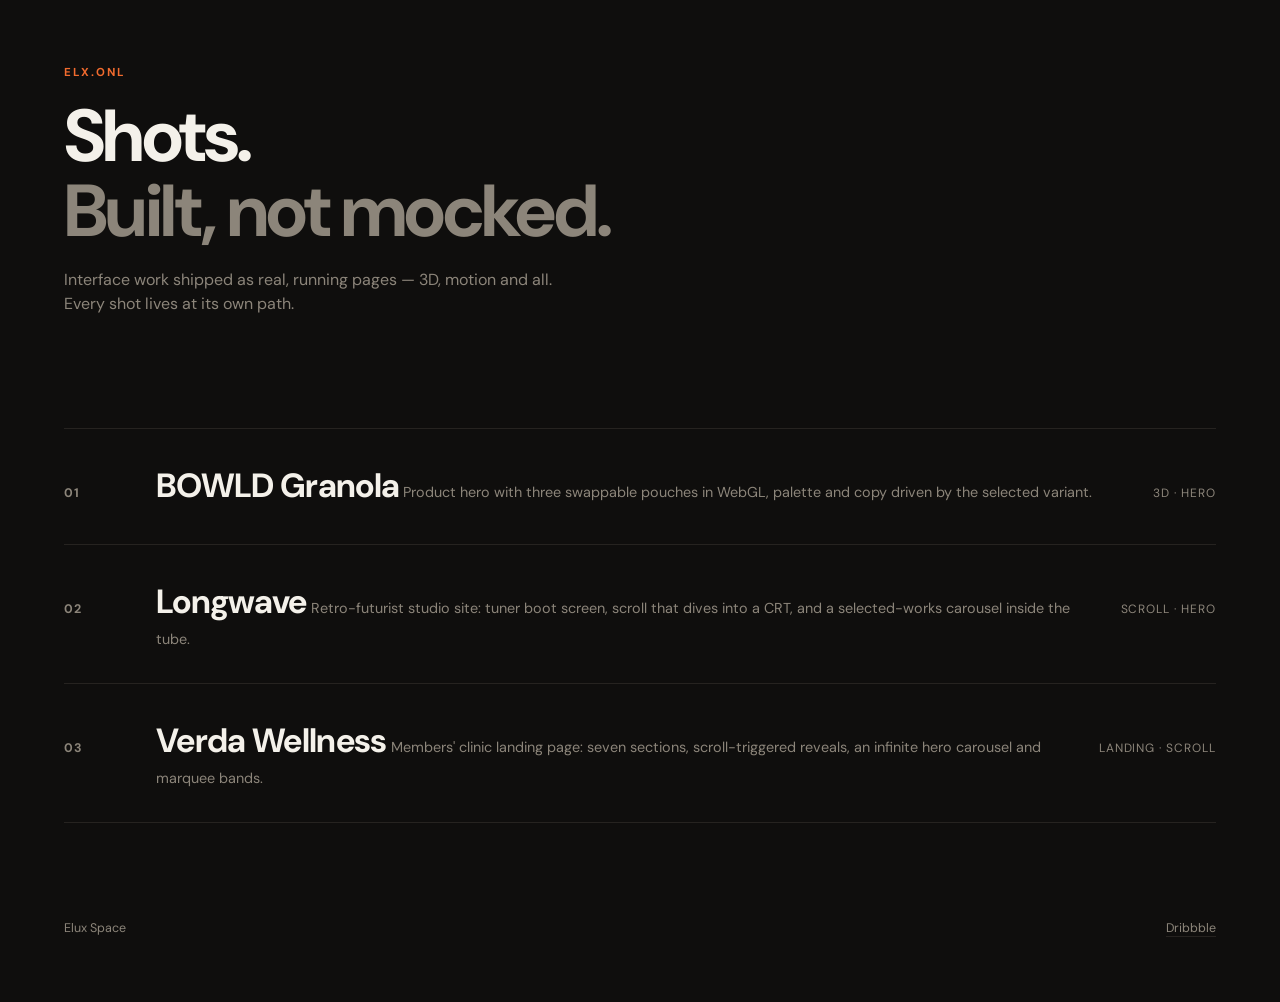
<file: index.html>
<!DOCTYPE html>
<html lang="en">

<head>
    <meta charset="UTF-8">
    <meta name="viewport" content="width=device-width, initial-scale=1.0">
    <title>elx.onl — shots</title>
    <meta name="description" content="Interface and product shots by Elux Space.">
    <link rel="preconnect" href="https://fonts.googleapis.com">
    <link rel="preconnect" href="https://fonts.gstatic.com" crossorigin>
    <link href="https://fonts.googleapis.com/css2?family=DM+Sans:wght@400;500;700&display=swap" rel="stylesheet">
    <style>
        :root {
            --bg: #0F0E0D;
            --ink: #F4F1EA;
            --dim: #8C857A;
            --line: #262320;
            --accent: #F26B2E;
        }

        * { margin: 0; padding: 0; box-sizing: border-box; }

        body {
            background: var(--bg); color: var(--ink);
            font-family: 'DM Sans', system-ui, sans-serif;
            font-size: 16px; line-height: 1.5;
            min-height: 100vh; display: flex; flex-direction: column;
            padding: clamp(1.5rem, 5vw, 4rem);
        }

        header { margin-bottom: clamp(3rem, 9vw, 7rem); }

        .mark {
            font-size: 0.72rem; font-weight: 700;
            letter-spacing: 0.18em; text-transform: uppercase; color: var(--accent);
        }

        h1 {
            margin-top: 1.1rem; max-width: 18ch;
            font-size: clamp(2.4rem, 6vw, 4.6rem); font-weight: 700;
            line-height: 1.02; letter-spacing: -0.035em;
        }

        h1 span { color: var(--dim); }

        .lede { margin-top: 1.2rem; max-width: 46ch; color: var(--dim); }

        .shots { list-style: none; border-top: 1px solid var(--line); }

        .shots a {
            display: grid; grid-template-columns: 4ch 1fr auto; align-items: baseline;
            gap: clamp(1rem, 4vw, 3rem);
            padding: clamp(1.2rem, 3vw, 2rem) 0;
            border-bottom: 1px solid var(--line);
            color: inherit; text-decoration: none;
            transition: padding-left 0.3s cubic-bezier(0.2, 0.8, 0.2, 1), color 0.3s ease;
        }

        .shots a:hover, .shots a:focus-visible { padding-left: 0.75rem; color: var(--accent); }
        .shots a:focus-visible { outline: 2px solid var(--accent); outline-offset: 4px; }

        .num { font-size: 0.78rem; font-weight: 700; color: var(--dim); letter-spacing: 0.08em; }
        .shots a:hover .num { color: var(--accent); }

        .title { font-size: clamp(1.3rem, 3vw, 2.1rem); font-weight: 700; letter-spacing: -0.02em; }
        .desc { margin-top: 0.3rem; font-size: 0.9rem; color: var(--dim); max-width: 52ch; }
        .shots a:hover .desc { color: var(--dim); }

        .meta { font-size: 0.75rem; color: var(--dim); letter-spacing: 0.08em; text-transform: uppercase; white-space: nowrap; }

        footer {
            margin-top: auto; padding-top: clamp(3rem, 8vw, 6rem);
            display: flex; justify-content: space-between; gap: 1rem; flex-wrap: wrap;
            font-size: 0.78rem; color: var(--dim);
        }

        footer a { color: var(--dim); text-decoration: none; border-bottom: 1px solid var(--line); }
        footer a:hover { color: var(--accent); border-color: var(--accent); }

        @media (max-width: 620px) {
            .shots a { grid-template-columns: 1fr; gap: 0.4rem; }
            .meta { order: -1; }
        }

        @media (prefers-reduced-motion: reduce) {
            * { transition-duration: 0.01ms !important; }
        }
    </style>
</head>

<body>
    <header>
        <p class="mark">elx.onl</p>
        <h1>Shots.<br><span>Built, not mocked.</span></h1>
        <p class="lede">
            Interface work shipped as real, running pages — 3D, motion and all.
            Every shot lives at its own path.
        </p>
    </header>

    <main>
        <ol class="shots">
            <li>
                <a href="/bowld-hero/">
                    <span class="num">01</span>
                    <span>
                        <span class="title">BOWLD Granola</span>
                        <span class="desc">Product hero with three swappable pouches in WebGL, palette and copy driven by the selected variant.</span>
                    </span>
                    <span class="meta">3D · Hero</span>
                </a>
            </li>
            <li>
                <a href="/longwave-v2/">
                    <span class="num">02</span>
                    <span>
                        <span class="title">Longwave</span>
                        <span class="desc">Retro-futurist studio site: tuner boot screen, scroll that dives into a CRT, and a selected-works carousel inside the tube.</span>
                    </span>
                    <span class="meta">Scroll · Hero</span>
                </a>
            </li>
            <li>
                <a href="/verda-wellness/">
                    <span class="num">03</span>
                    <span>
                        <span class="title">Verda Wellness</span>
                        <span class="desc">Members' clinic landing page: seven sections, scroll-triggered reveals, an infinite hero carousel and marquee bands.</span>
                    </span>
                    <span class="meta">Landing · Scroll</span>
                </a>
            </li>
        </ol>
    </main>

    <footer>
        <span>Elux Space</span>
        <span><a href="https://dribbble.com/">Dribbble</a></span>
    </footer>
</body>

</html>
</file>
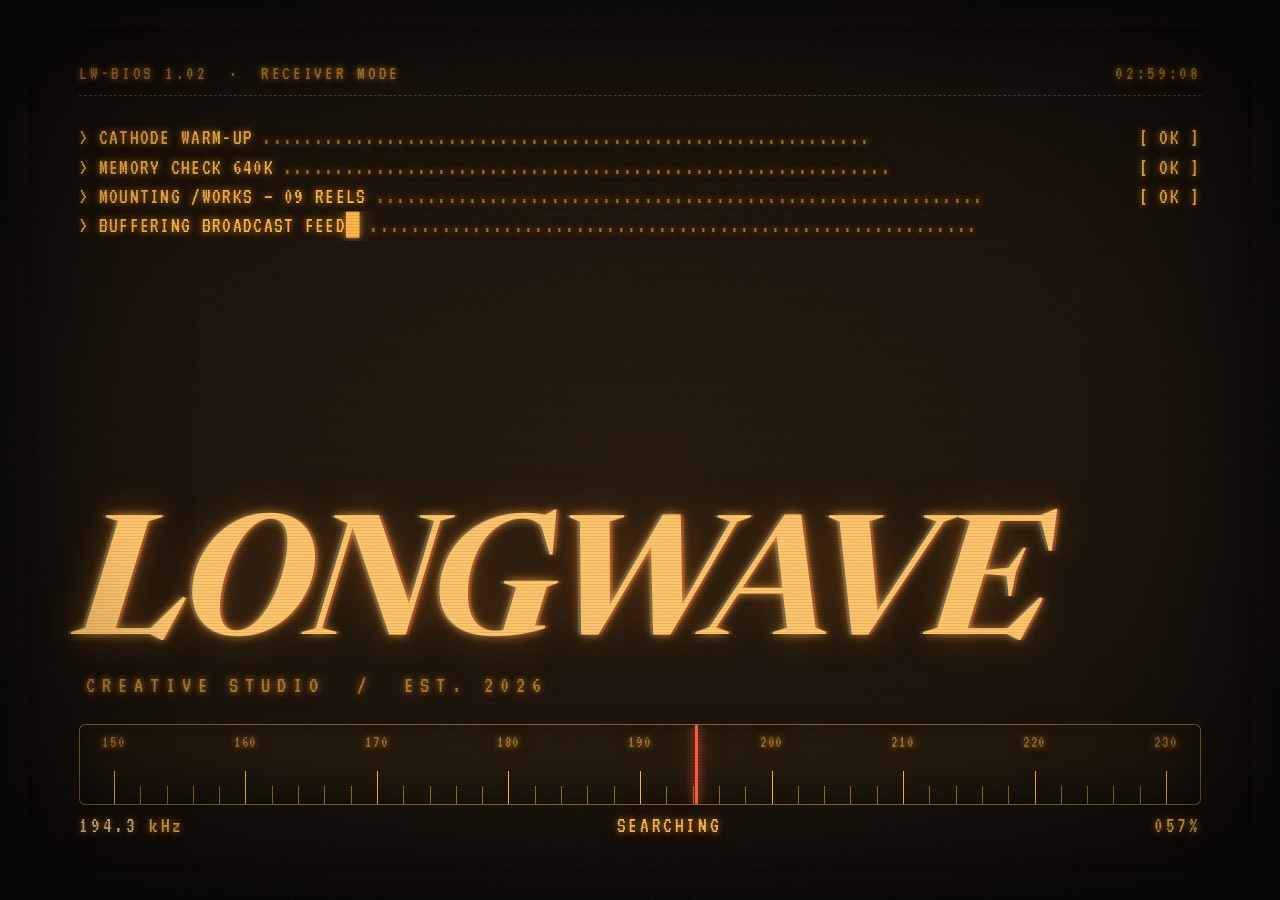
<file: longwave-v2/index.html>
<!doctype html>
<html lang="en">
  <head>
    <meta charset="UTF-8" />
    <meta name="viewport" content="width=device-width, initial-scale=1.0" />
    <title>Longwave — Creative Studio</title>
    <meta name="description" content="Longwave, a creative studio broadcasting from the future." />
    <link rel="preconnect" href="https://fonts.googleapis.com" />
    <link rel="preconnect" href="https://fonts.gstatic.com" crossorigin />
    <link
      href="https://fonts.googleapis.com/css2?family=Newsreader:ital,opsz,wght@0,6..72,400;0,6..72,500;1,6..72,500;1,6..72,700&family=VT323&display=swap"
      rel="stylesheet"
    />
    <script type="module" crossorigin src="./assets/index-CeGc49rw.js"></script>
    <link rel="stylesheet" crossorigin href="./assets/index-D7y_cu3-.css">
  </head>
  <body class="is-loading">
    <!-- ========== BOOT: amber phosphor terminal + radio tuner ========== -->
    <section class="loader" id="loader" aria-live="polite">
      <div class="loader__screen" id="loaderScreen">
        <header class="boot__top">
          <span>LW-BIOS 1.02 &nbsp;·&nbsp; RECEIVER MODE</span>
          <span id="bootClock">00:00:00</span>
        </header>

        <ol class="boot__log" id="bootLog"></ol>

        <div class="boot__brand" id="bootBrand">
          <span class="boot__word">LONGWAVE</span>
          <span class="boot__sub">creative studio &nbsp;/&nbsp; est. 2026</span>
        </div>

        <div class="tuner" role="progressbar" aria-valuemin="0" aria-valuemax="100" aria-valuenow="0" id="tuner">
          <div class="tuner__dial">
            <div class="tuner__scale" id="tunerScale"></div>
            <div class="tuner__needle" id="tunerNeedle"></div>
          </div>
          <div class="tuner__readout">
            <span><b id="tunerFreq">150.0</b> kHz</span>
            <span id="tunerState">SEARCHING</span>
            <span id="bootPct">000%</span>
          </div>
        </div>
      </div>
    </section>

    <!-- ========== HEADER ========== -->
    <header class="nav" id="nav">
      <a href="#top" class="nav__logo" data-goto="hero" aria-label="Longwave home">LONGWAVE</a>
      <nav class="nav__links" aria-label="Primary">
        <a href="#top" data-goto="hero" class="is-active">Home</a>
        <a href="#work" data-goto="work">Selected Works</a>
      </nav>
      <a href="tel:+622150001980" class="call">
        <span class="call__icon" aria-hidden="true">☎</span>
        <span class="call__text"><span class="call__label">Book a call</span><span class="call__num">+62 21 5000 1980</span></span>
      </a>
    </header>

    <!-- ========== STAGE (pinned: hero -> zoom into CRT -> works) ========== -->
    <main id="top">
      <section class="stage" id="stage">
        <div class="hero" id="hero">
          <div class="hero__media" id="heroMedia">
            <video id="heroVideo" class="hero__video" poster="assets/hero/hero-poster.jpg" muted loop playsinline preload="auto"></video>
            <div class="hero__screenglow" id="screenGlow"></div>
          </div>
          <div class="hero__shade"></div>

          <div class="hero__copy" id="heroCopy">
            <h1 class="hero__title">
              <span class="line"><span>A Creative Studio,</span></span>
              <span class="line"><span>Broadcasting</span></span>
              <span class="line"><span>from the Future</span></span>
            </h1>
            <div class="cue" id="cue">
              <span class="cue__bars" aria-hidden="true"><i></i><i></i><i></i><i></i><i></i></span>
              <span class="cue__label">Scroll to tune in</span>
              <span class="cue__ch">CH 01 → 02</span>
            </div>
          </div>
        </div>

        <!-- Inside the computer: selected works -->
        <div class="works" id="work" aria-roledescription="carousel" aria-label="Selected works">
          <div class="works__bg" id="worksBg"></div>
          <div class="works__stage" id="worksTrack"></div>

          <button class="works__arrow works__arrow--prev" id="prevBtn" aria-label="Previous project">
            <svg viewBox="0 0 24 24"><path d="M20 12H5M11 5l-7 7 7 7" /></svg>
          </button>
          <button class="works__arrow works__arrow--next" id="nextBtn" aria-label="Next project">
            <svg viewBox="0 0 24 24"><path d="M4 12h15M13 5l7 7-7 7" /></svg>
          </button>

          <footer class="works__bar">
            <div class="works__info">
              <p class="works__index">CH <span id="workIndex">01</span> / <span id="workTotal">09</span></p>
              <h2 class="works__title" id="workTitle">Aura Labs</h2>
              <p class="works__cat"><span id="workCat">Retail</span><span class="dot">·</span><a href="#" class="works__link">View project ↗</a></p>
            </div>
            <p class="works__hint">↑ Scroll up to exit</p>
            <div class="works__ticks" id="worksTicks" role="tablist"></div>
          </footer>
        </div>

        <div class="bezel" id="bezel" aria-hidden="true"></div>
      </section>
    </main>

    <div class="crt" aria-hidden="true">
      <div class="crt__scan"></div>
      <div class="crt__noise"></div>
      <div class="crt__vignette"></div>
    </div>

  </body>
</html>
</file>
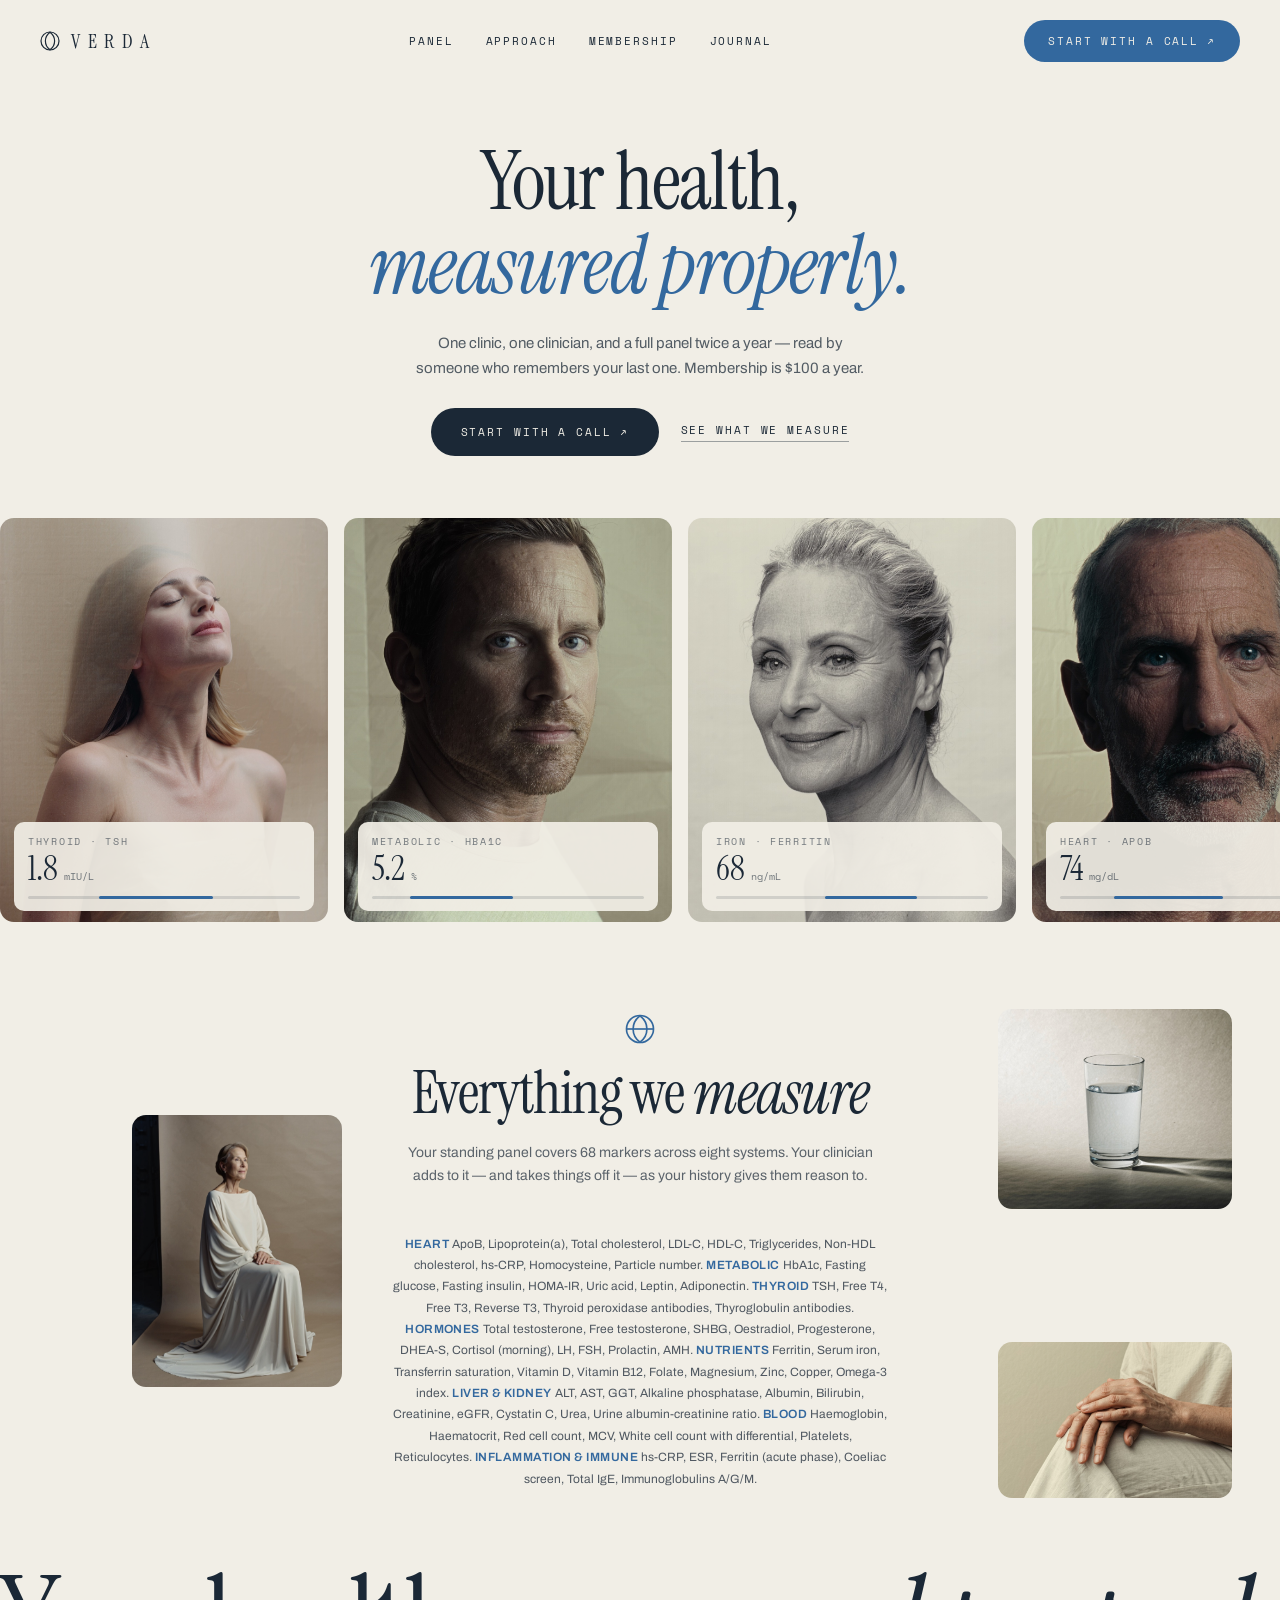
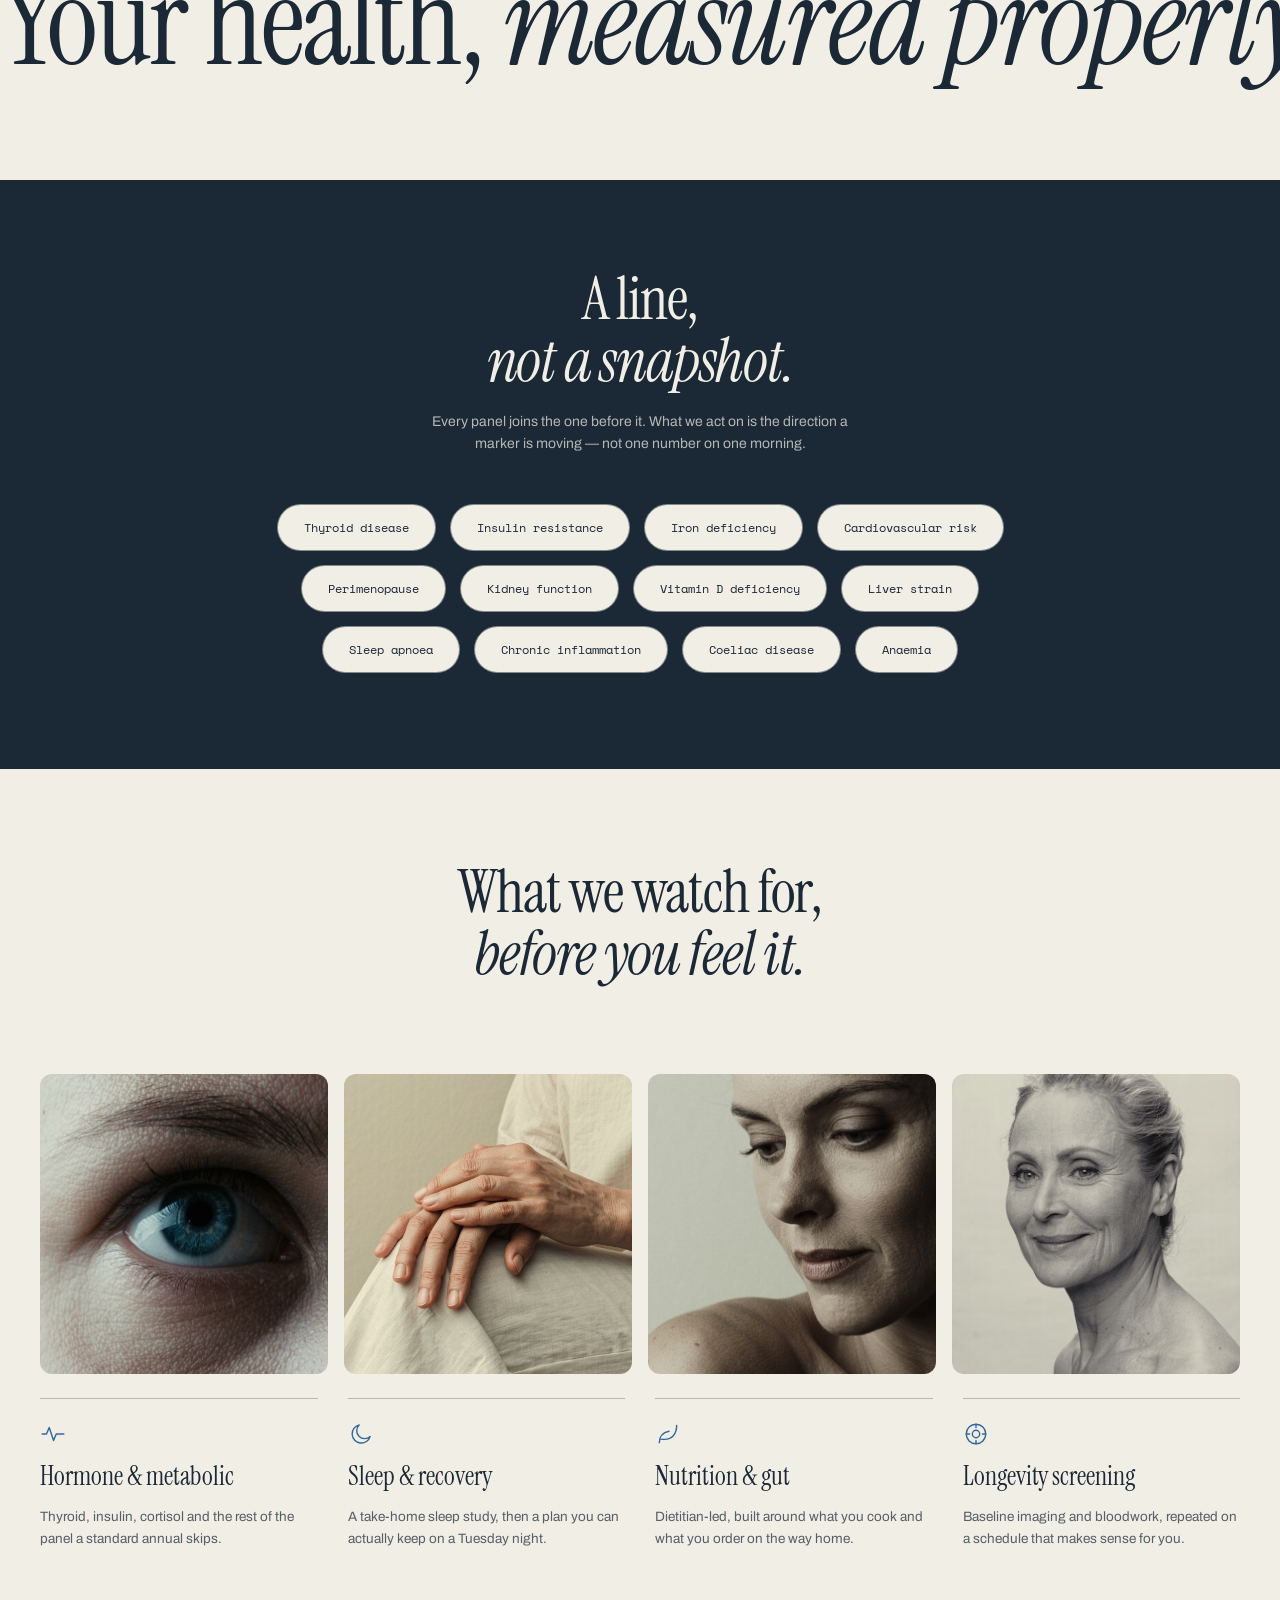
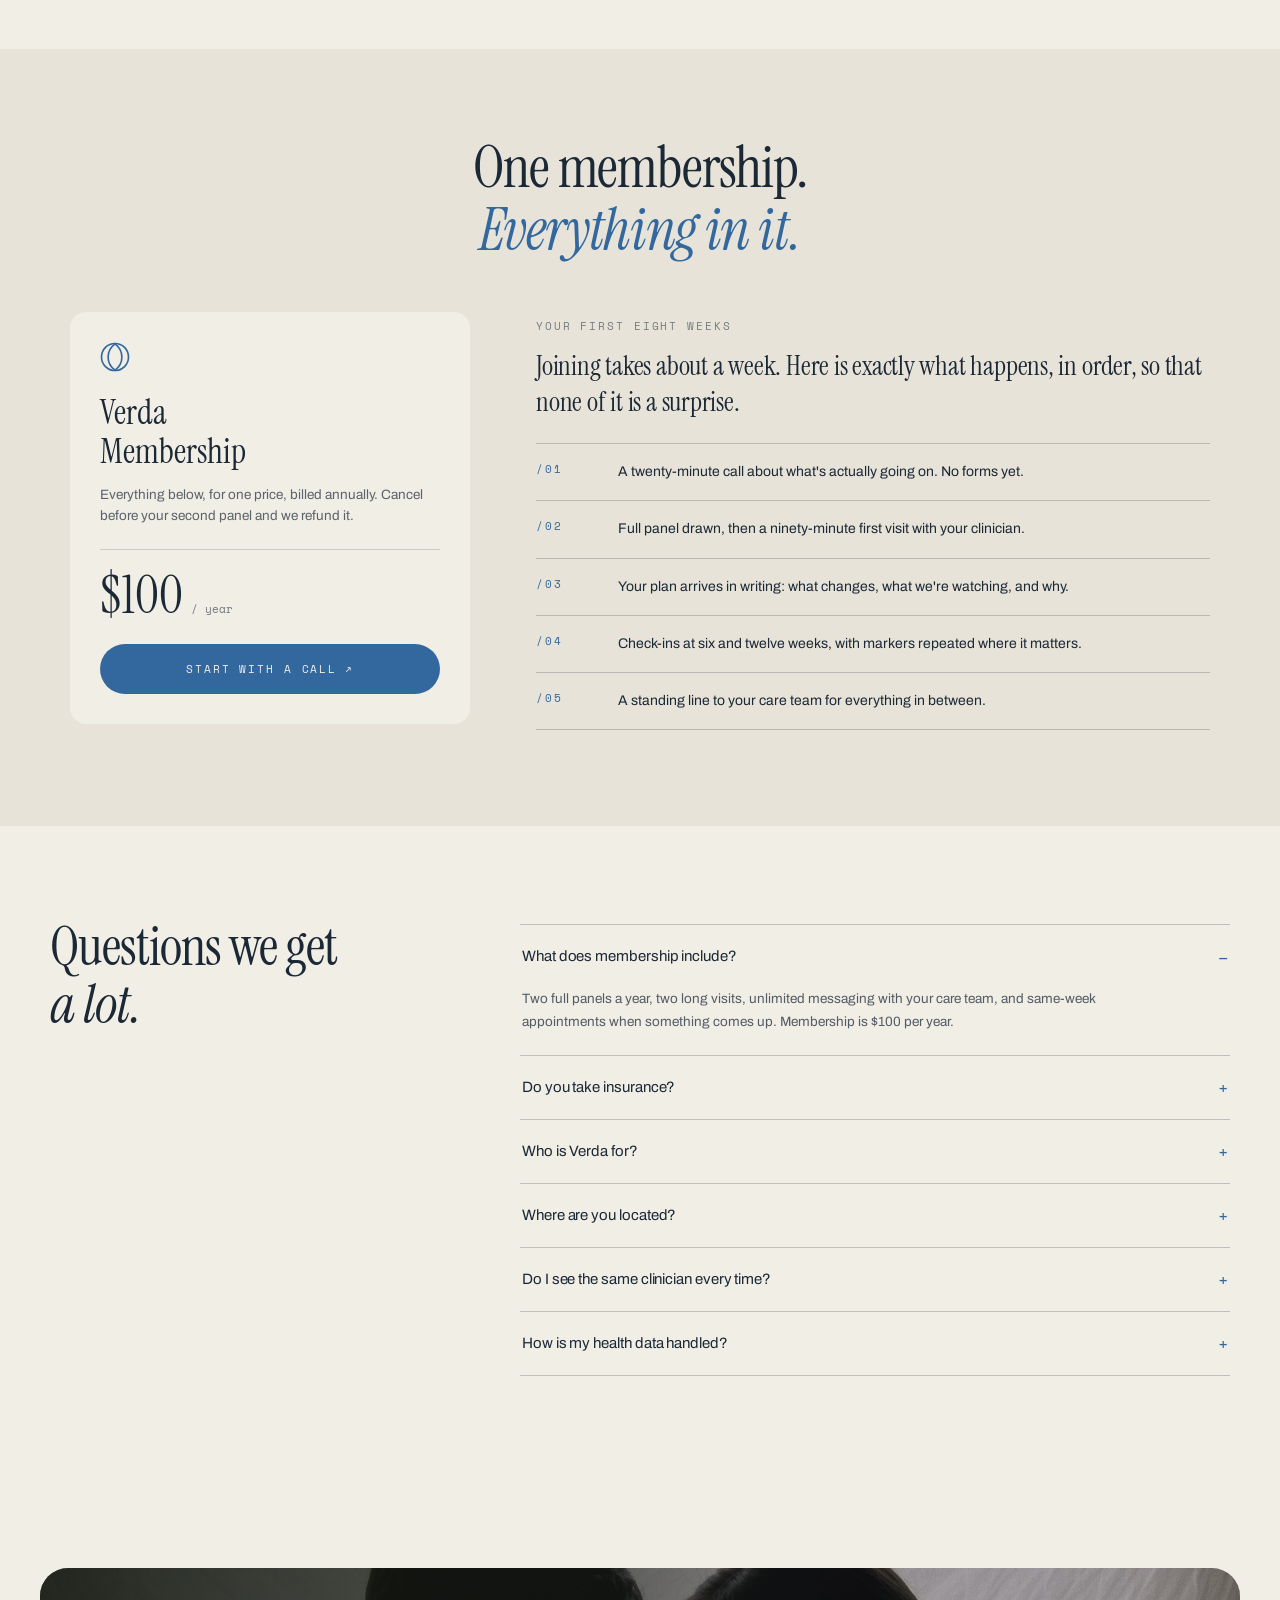
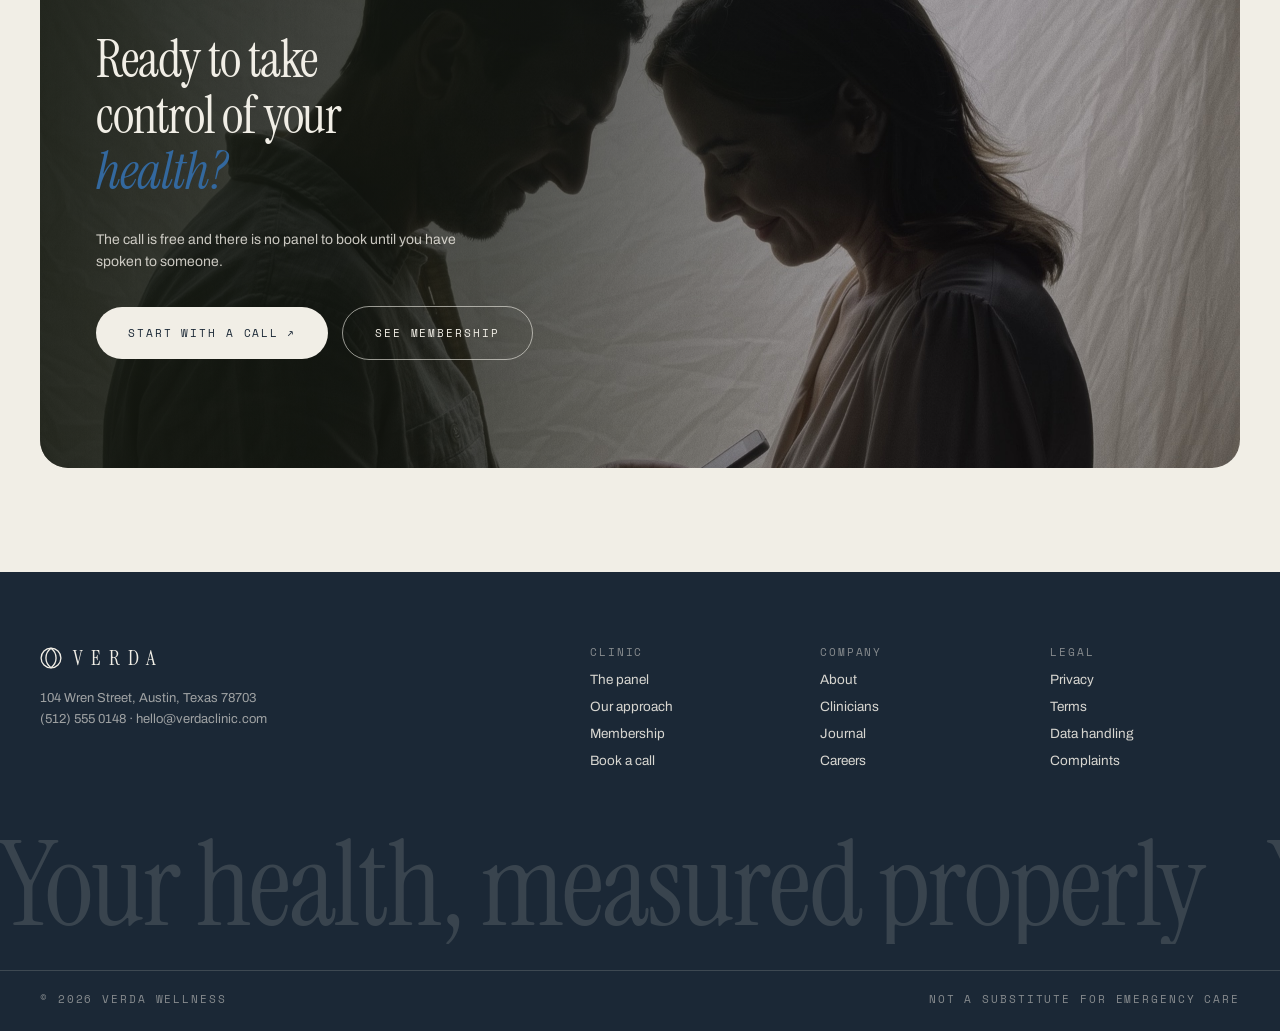
<file: verda-wellness/index.html>
<!doctype html>
<html lang="en">
<head>
<meta charset="utf-8">
<meta name="viewport" content="width=device-width, initial-scale=1">
<title>Verda &mdash; Your health, measured properly.</title>
<meta name="description" content="Verda is a members' clinic: one clinician, a full panel twice a year, and follow-through between visits.">
<link rel="stylesheet" href="https://fonts.googleapis.com/css2?family=Instrument+Serif:ital@0;1&amp;family=Archivo:wght@400;500;600&amp;family=Space+Mono:wght@400;700&amp;display=swap">
<style>

    body { margin: 0; background: #1B2836; }
    * { box-sizing: border-box; }
    a { color: #1B2836; text-decoration: none; }
    a:hover { color: #33689E; }
    .ser { font-family: 'Instrument Serif', 'Times New Roman', serif; font-weight: 400; }
    .mono { font-family: 'Space Mono', ui-monospace, Menlo, monospace; }
    .lbl { font-family: 'Space Mono', ui-monospace, Menlo, monospace; font-size: 10.5px; letter-spacing: 0.18em; text-transform: uppercase; }
    .ph { position: relative; overflow: hidden; background: linear-gradient(152deg, #BFCEDA 0%, #E4DFD3 48%, #A8BAC8 100%); }
    .ph::before { content: ''; position: absolute; inset: 0; background:
        radial-gradient(115% 85% at 20% 12%, rgba(255,255,255,0.46), rgba(255,255,255,0) 62%),
        radial-gradient(85% 75% at 82% 88%, rgba(20,32,44,0.34), rgba(20,32,44,0) 66%); }
    .ph::after { content: attr(data-label); position: absolute; left: 12px; bottom: 10px; font-family: 'Space Mono', monospace; font-size: 9px; letter-spacing: 0.16em; text-transform: uppercase; color: rgba(255,255,255,0.72); }
    .ph-b { background: linear-gradient(152deg, #D9D3C4 0%, #C3C9C6 50%, #93A7B6 100%); }
    .ph-c { background: linear-gradient(152deg, #A9BCCB 0%, #D3D6D0 52%, #DED7C6 100%); }
    .ph-d { background: linear-gradient(152deg, #8FA3B4 0%, #BCC5C6 48%, #E2DACA 100%); }
    .navlink:hover { opacity: 0.55; }

    .marquee-track { display: flex; width: max-content; will-change: transform; }
    .marquee-item { white-space: nowrap; flex-shrink: 0; }
    .card-track { display: flex; width: max-content; will-change: transform; }
    @keyframes marquee-loop-4 { from { transform: translateX(0); } to { transform: translateX(-25%); } }
    @keyframes marquee-loop-3 { from { transform: translateX(0); } to { transform: translateX(-33.3333%); } }
    @media (prefers-reduced-motion: reduce) {
      .marquee-track, .card-track { animation: none !important; }
      .fade-up { opacity: 1 !important; transform: none !important; transition: none !important; }
    }
    .pill:hover { background: rgba(51,104,158,0.10); }
    .faqrow:hover .faqq { opacity: 0.55; }
    .fade-up { opacity: 0; transform: translateY(32px); transition: opacity 1.15s cubic-bezier(.16,.84,.44,1), transform 1.15s cubic-bezier(.16,.84,.44,1); }
    .fade-up.is-visible { opacity: 1; transform: translateY(0); }
    .cta-btn-primary, .cta-btn-secondary { transition: transform .25s ease, box-shadow .25s ease, background-color .25s ease; }
    .cta-btn-primary:hover { transform: translateY(-3px) scale(1.03); box-shadow: 0 14px 28px rgba(0,0,0,0.22); }
    .cta-btn-secondary:hover { transform: translateY(-3px) scale(1.03); background: rgba(241,238,230,0.12); }
  

    .desktop-view { display: block; }
    .mobile-view { display: none; }
    @media (max-width: 900px) {
      .desktop-view { display: none; }
      .mobile-view { display: block; }
    }
    .faq-q { cursor: pointer; }
  
</style>
</head>
<body>
<div class="desktop-view">
<div id="page" data-name="Page" style="width: 100%; background: #F1EEE6; color: #1B2836; font-family: Archivo, 'Helvetica Neue', Arial, sans-serif;">

  <!-- ======================================================== 01 · NAV -->
  <header id="s1-nav" data-name="01 Nav" class="fade-up" style="display: flex; align-items: center; justify-content: space-between; padding: 20px 40px;">
    <div id="s1-nav-mark" data-name="Wordmark" style="display: flex; align-items: center; gap: 11px;">
      <svg width="20" height="20" viewBox="0 0 20 20" fill="none" xmlns="http://www.w3.org/2000/svg" aria-hidden="true">
        <circle cx="10" cy="10" r="9" stroke="#1B2836" stroke-width="1.2"></circle>
        <path d="M10 1.2c3.1 2.3 4.6 5.2 4.6 8.8S13.1 16.5 10 18.8C6.9 16.5 5.4 13.6 5.4 10S6.9 3.5 10 1.2z" stroke="#1B2836" stroke-width="1.2"></path>
      </svg>
      <span class="ser" style="font-size: 20px; letter-spacing: 0.38em;">VERDA</span>
    </div>
    <nav id="s1-nav-links" data-name="Nav links" style="display: flex; align-items: center; gap: 32px;">
      <a class="lbl navlink" href="#">Panel</a>
      <a class="lbl navlink" href="#">Approach</a>
      <a class="lbl navlink" href="#">Membership</a>
      <a class="lbl navlink" href="#">Journal</a>
    </nav>
    <a id="s1-nav-cta" data-name="Nav CTA" class="lbl" href="#" style="display: inline-flex; align-items: center; gap: 8px; border-radius: 999px; padding: 13px 24px; background: #33689E; color: #F1EEE6;">Start with a call <span style="font-size: 11px;">↗</span></a>
  </header>

  <!-- ======================================================== 01 · HERO -->
  <section id="s1-hero" data-name="01 Hero" style="position: relative; padding: 58px 40px 0;">

    

    <div id="s1-hero-copy" data-name="Hero copy" class="fade-up" style="display: flex; flex-direction: column; align-items: center; gap: 24px; max-width: 720px; margin: 0 auto;">
      <h1 class="ser" style="margin: 0; text-align: center; font-size: 82px; line-height: 1.02; letter-spacing: -0.022em; font-weight: 400;">Your health,<br><em style="color: #33689E;">measured properly.</em></h1>
      <p style="margin: 0; max-width: 460px; text-align: center; font-size: 15px; line-height: 1.62; color: rgba(27,40,54,0.74);">One clinic, one clinician, and a full panel twice a year — read by someone who remembers your last one. Membership is $100 a year.</p>
      <div id="s1-hero-actions" data-name="Hero actions" style="display: flex; align-items: center; gap: 22px; padding-top: 4px;">
        <a class="lbl" href="#" style="display: inline-flex; align-items: center; gap: 8px; border-radius: 999px; padding: 16px 30px; background: #1B2836; color: #F1EEE6;">Start with a call <span style="font-size: 11px;">↗</span></a>
        <a class="lbl" href="#" style="border-bottom: 1px solid rgba(27,40,54,0.4); padding-bottom: 3px;">See what we measure</a>
      </div>
    </div>

    <div id="s1-hero-cards" data-name="Hero card strip" style="overflow: hidden; width: auto; margin: 0 -40px; padding-top: 62px;">
      <div class="card-track" style="animation: marquee-loop-3 60s linear infinite;">
      <div data-name="Card · Thyroid" class="fade-up" style="transition-delay: 0ms; position: relative; flex: 0 0 328px; width: 328px; height: 404px; margin-right: 16px; border-radius: 14px; overflow: hidden;">
        <img src="assets/hero-a.jpg" alt="" style="position: absolute; inset: 0; width: 100%; height: 100%; object-fit: cover; display: block;">
        <div style="position: absolute; left: 14px; right: 14px; top: 304px; background: rgba(241,238,230,0.93); border-radius: 10px; padding: 12px 14px">
          <div class="lbl" style="font-size: 9.5px; color: rgba(27,40,54,0.58);">Thyroid · TSH</div>
          <div style="display: flex; align-items: baseline; gap: 6px; padding-top: 4px;">
            <span class="ser" style="font-size: 34px; line-height: 1;">1.8</span>
            <span class="mono" style="font-size: 10px; color: rgba(27,40,54,0.6);">mIU/L</span>
          </div>
          <div style="height: 3px; border-radius: 999px; background: rgba(27,40,54,0.14); margin-top: 10px; position: relative;">
            <div style="position: absolute; left: 26%; width: 42%; top: 0; bottom: 0; border-radius: 999px; background: #33689E;"></div>
          </div>
        </div>
      </div>

      <div data-name="Card · Metabolic" class="fade-up" style="transition-delay: 90ms; position: relative; flex: 0 0 328px; width: 328px; height: 404px; margin-right: 16px; border-radius: 14px; overflow: hidden;">
        <img src="assets/hero-b.jpg" alt="" style="position: absolute; inset: 0; width: 100%; height: 100%; object-fit: cover; display: block;">
        <div style="position: absolute; left: 14px; right: 14px; top: 304px; background: rgba(241,238,230,0.93); border-radius: 10px; padding: 12px 14px">
          <div class="lbl" style="font-size: 9.5px; color: rgba(27,40,54,0.58);">Metabolic · HbA1c</div>
          <div style="display: flex; align-items: baseline; gap: 6px; padding-top: 4px;">
            <span class="ser" style="font-size: 34px; line-height: 1;">5.2</span>
            <span class="mono" style="font-size: 10px; color: rgba(27,40,54,0.6);">%</span>
          </div>
          <div style="height: 3px; border-radius: 999px; background: rgba(27,40,54,0.14); margin-top: 10px; position: relative;">
            <div style="position: absolute; left: 14%; width: 38%; top: 0; bottom: 0; border-radius: 999px; background: #33689E;"></div>
          </div>
        </div>
      </div>

      <div data-name="Card · Iron" class="fade-up" style="transition-delay: 180ms; position: relative; flex: 0 0 328px; width: 328px; height: 404px; margin-right: 16px; border-radius: 14px; overflow: hidden;">
        <img src="assets/hero-c.jpg" alt="" style="position: absolute; inset: 0; width: 100%; height: 100%; object-fit: cover; display: block;">
        <div style="position: absolute; left: 14px; right: 14px; top: 304px; background: rgba(241,238,230,0.93); border-radius: 10px; padding: 12px 14px">
          <div class="lbl" style="font-size: 9.5px; color: rgba(27,40,54,0.58);">Iron · Ferritin</div>
          <div style="display: flex; align-items: baseline; gap: 6px; padding-top: 4px;">
            <span class="ser" style="font-size: 34px; line-height: 1;">68</span>
            <span class="mono" style="font-size: 10px; color: rgba(27,40,54,0.6);">ng/mL</span>
          </div>
          <div style="height: 3px; border-radius: 999px; background: rgba(27,40,54,0.14); margin-top: 10px; position: relative;">
            <div style="position: absolute; left: 40%; width: 34%; top: 0; bottom: 0; border-radius: 999px; background: #33689E;"></div>
          </div>
        </div>
      </div>

      <div data-name="Card · Heart" class="fade-up" style="transition-delay: 270ms; position: relative; flex: 0 0 328px; width: 328px; height: 404px; margin-right: 16px; border-radius: 14px; overflow: hidden;">
        <img src="assets/hero-d.jpg" alt="" style="position: absolute; inset: 0; width: 100%; height: 100%; object-fit: cover; display: block;">
        <div style="position: absolute; left: 14px; right: 14px; top: 304px; background: rgba(241,238,230,0.93); border-radius: 10px; padding: 12px 14px">
          <div class="lbl" style="font-size: 9.5px; color: rgba(27,40,54,0.58);">Heart · ApoB</div>
          <div style="display: flex; align-items: baseline; gap: 6px; padding-top: 4px;">
            <span class="ser" style="font-size: 34px; line-height: 1;">74</span>
            <span class="mono" style="font-size: 10px; color: rgba(27,40,54,0.6);">mg/dL</span>
          </div>
          <div style="height: 3px; border-radius: 999px; background: rgba(27,40,54,0.14); margin-top: 10px; position: relative;">
            <div style="position: absolute; left: 20%; width: 40%; top: 0; bottom: 0; border-radius: 999px; background: #33689E;"></div>
          </div>
        </div>
      </div>

      <div aria-hidden="true" data-name="Card · Thyroid" class="fade-up" style="transition-delay: 0ms; position: relative; flex: 0 0 328px; width: 328px; height: 404px; margin-right: 16px; border-radius: 14px; overflow: hidden;">
        <img src="assets/hero-a.jpg" alt="" style="position: absolute; inset: 0; width: 100%; height: 100%; object-fit: cover; display: block;">
        <div style="position: absolute; left: 14px; right: 14px; top: 304px; background: rgba(241,238,230,0.93); border-radius: 10px; padding: 12px 14px">
          <div class="lbl" style="font-size: 9.5px; color: rgba(27,40,54,0.58);">Thyroid · TSH</div>
          <div style="display: flex; align-items: baseline; gap: 6px; padding-top: 4px;">
            <span class="ser" style="font-size: 34px; line-height: 1;">1.8</span>
            <span class="mono" style="font-size: 10px; color: rgba(27,40,54,0.6);">mIU/L</span>
          </div>
          <div style="height: 3px; border-radius: 999px; background: rgba(27,40,54,0.14); margin-top: 10px; position: relative;">
            <div style="position: absolute; left: 26%; width: 42%; top: 0; bottom: 0; border-radius: 999px; background: #33689E;"></div>
          </div>
        </div>
      </div>

      <div aria-hidden="true" data-name="Card · Metabolic" class="fade-up" style="transition-delay: 90ms; position: relative; flex: 0 0 328px; width: 328px; height: 404px; margin-right: 16px; border-radius: 14px; overflow: hidden;">
        <img src="assets/hero-b.jpg" alt="" style="position: absolute; inset: 0; width: 100%; height: 100%; object-fit: cover; display: block;">
        <div style="position: absolute; left: 14px; right: 14px; top: 304px; background: rgba(241,238,230,0.93); border-radius: 10px; padding: 12px 14px">
          <div class="lbl" style="font-size: 9.5px; color: rgba(27,40,54,0.58);">Metabolic · HbA1c</div>
          <div style="display: flex; align-items: baseline; gap: 6px; padding-top: 4px;">
            <span class="ser" style="font-size: 34px; line-height: 1;">5.2</span>
            <span class="mono" style="font-size: 10px; color: rgba(27,40,54,0.6);">%</span>
          </div>
          <div style="height: 3px; border-radius: 999px; background: rgba(27,40,54,0.14); margin-top: 10px; position: relative;">
            <div style="position: absolute; left: 14%; width: 38%; top: 0; bottom: 0; border-radius: 999px; background: #33689E;"></div>
          </div>
        </div>
      </div>

      <div aria-hidden="true" data-name="Card · Iron" class="fade-up" style="transition-delay: 180ms; position: relative; flex: 0 0 328px; width: 328px; height: 404px; margin-right: 16px; border-radius: 14px; overflow: hidden;">
        <img src="assets/hero-c.jpg" alt="" style="position: absolute; inset: 0; width: 100%; height: 100%; object-fit: cover; display: block;">
        <div style="position: absolute; left: 14px; right: 14px; top: 304px; background: rgba(241,238,230,0.93); border-radius: 10px; padding: 12px 14px">
          <div class="lbl" style="font-size: 9.5px; color: rgba(27,40,54,0.58);">Iron · Ferritin</div>
          <div style="display: flex; align-items: baseline; gap: 6px; padding-top: 4px;">
            <span class="ser" style="font-size: 34px; line-height: 1;">68</span>
            <span class="mono" style="font-size: 10px; color: rgba(27,40,54,0.6);">ng/mL</span>
          </div>
          <div style="height: 3px; border-radius: 999px; background: rgba(27,40,54,0.14); margin-top: 10px; position: relative;">
            <div style="position: absolute; left: 40%; width: 34%; top: 0; bottom: 0; border-radius: 999px; background: #33689E;"></div>
          </div>
        </div>
      </div>

      <div aria-hidden="true" data-name="Card · Heart" class="fade-up" style="transition-delay: 270ms; position: relative; flex: 0 0 328px; width: 328px; height: 404px; margin-right: 16px; border-radius: 14px; overflow: hidden;">
        <img src="assets/hero-d.jpg" alt="" style="position: absolute; inset: 0; width: 100%; height: 100%; object-fit: cover; display: block;">
        <div style="position: absolute; left: 14px; right: 14px; top: 304px; background: rgba(241,238,230,0.93); border-radius: 10px; padding: 12px 14px">
          <div class="lbl" style="font-size: 9.5px; color: rgba(27,40,54,0.58);">Heart · ApoB</div>
          <div style="display: flex; align-items: baseline; gap: 6px; padding-top: 4px;">
            <span class="ser" style="font-size: 34px; line-height: 1;">74</span>
            <span class="mono" style="font-size: 10px; color: rgba(27,40,54,0.6);">mg/dL</span>
          </div>
          <div style="height: 3px; border-radius: 999px; background: rgba(27,40,54,0.14); margin-top: 10px; position: relative;">
            <div style="position: absolute; left: 20%; width: 40%; top: 0; bottom: 0; border-radius: 999px; background: #33689E;"></div>
          </div>
        </div>
      </div>

      <div aria-hidden="true" data-name="Card · Thyroid" class="fade-up" style="transition-delay: 0ms; position: relative; flex: 0 0 328px; width: 328px; height: 404px; margin-right: 16px; border-radius: 14px; overflow: hidden;">
        <img src="assets/hero-a.jpg" alt="" style="position: absolute; inset: 0; width: 100%; height: 100%; object-fit: cover; display: block;">
        <div style="position: absolute; left: 14px; right: 14px; top: 304px; background: rgba(241,238,230,0.93); border-radius: 10px; padding: 12px 14px">
          <div class="lbl" style="font-size: 9.5px; color: rgba(27,40,54,0.58);">Thyroid · TSH</div>
          <div style="display: flex; align-items: baseline; gap: 6px; padding-top: 4px;">
            <span class="ser" style="font-size: 34px; line-height: 1;">1.8</span>
            <span class="mono" style="font-size: 10px; color: rgba(27,40,54,0.6);">mIU/L</span>
          </div>
          <div style="height: 3px; border-radius: 999px; background: rgba(27,40,54,0.14); margin-top: 10px; position: relative;">
            <div style="position: absolute; left: 26%; width: 42%; top: 0; bottom: 0; border-radius: 999px; background: #33689E;"></div>
          </div>
        </div>
      </div>

      <div aria-hidden="true" data-name="Card · Metabolic" class="fade-up" style="transition-delay: 90ms; position: relative; flex: 0 0 328px; width: 328px; height: 404px; margin-right: 16px; border-radius: 14px; overflow: hidden;">
        <img src="assets/hero-b.jpg" alt="" style="position: absolute; inset: 0; width: 100%; height: 100%; object-fit: cover; display: block;">
        <div style="position: absolute; left: 14px; right: 14px; top: 304px; background: rgba(241,238,230,0.93); border-radius: 10px; padding: 12px 14px">
          <div class="lbl" style="font-size: 9.5px; color: rgba(27,40,54,0.58);">Metabolic · HbA1c</div>
          <div style="display: flex; align-items: baseline; gap: 6px; padding-top: 4px;">
            <span class="ser" style="font-size: 34px; line-height: 1;">5.2</span>
            <span class="mono" style="font-size: 10px; color: rgba(27,40,54,0.6);">%</span>
          </div>
          <div style="height: 3px; border-radius: 999px; background: rgba(27,40,54,0.14); margin-top: 10px; position: relative;">
            <div style="position: absolute; left: 14%; width: 38%; top: 0; bottom: 0; border-radius: 999px; background: #33689E;"></div>
          </div>
        </div>
      </div>

      <div aria-hidden="true" data-name="Card · Iron" class="fade-up" style="transition-delay: 180ms; position: relative; flex: 0 0 328px; width: 328px; height: 404px; margin-right: 16px; border-radius: 14px; overflow: hidden;">
        <img src="assets/hero-c.jpg" alt="" style="position: absolute; inset: 0; width: 100%; height: 100%; object-fit: cover; display: block;">
        <div style="position: absolute; left: 14px; right: 14px; top: 304px; background: rgba(241,238,230,0.93); border-radius: 10px; padding: 12px 14px">
          <div class="lbl" style="font-size: 9.5px; color: rgba(27,40,54,0.58);">Iron · Ferritin</div>
          <div style="display: flex; align-items: baseline; gap: 6px; padding-top: 4px;">
            <span class="ser" style="font-size: 34px; line-height: 1;">68</span>
            <span class="mono" style="font-size: 10px; color: rgba(27,40,54,0.6);">ng/mL</span>
          </div>
          <div style="height: 3px; border-radius: 999px; background: rgba(27,40,54,0.14); margin-top: 10px; position: relative;">
            <div style="position: absolute; left: 40%; width: 34%; top: 0; bottom: 0; border-radius: 999px; background: #33689E;"></div>
          </div>
        </div>
      </div>

      <div aria-hidden="true" data-name="Card · Heart" class="fade-up" style="transition-delay: 270ms; position: relative; flex: 0 0 328px; width: 328px; height: 404px; margin-right: 16px; border-radius: 14px; overflow: hidden;">
        <img src="assets/hero-d.jpg" alt="" style="position: absolute; inset: 0; width: 100%; height: 100%; object-fit: cover; display: block;">
        <div style="position: absolute; left: 14px; right: 14px; top: 304px; background: rgba(241,238,230,0.93); border-radius: 10px; padding: 12px 14px">
          <div class="lbl" style="font-size: 9.5px; color: rgba(27,40,54,0.58);">Heart · ApoB</div>
          <div style="display: flex; align-items: baseline; gap: 6px; padding-top: 4px;">
            <span class="ser" style="font-size: 34px; line-height: 1;">74</span>
            <span class="mono" style="font-size: 10px; color: rgba(27,40,54,0.6);">mg/dL</span>
          </div>
          <div style="height: 3px; border-radius: 999px; background: rgba(27,40,54,0.14); margin-top: 10px; position: relative;">
            <div style="position: absolute; left: 20%; width: 40%; top: 0; bottom: 0; border-radius: 999px; background: #33689E;"></div>
          </div>
        </div>
      </div>
      </div>
    </div>
  </section>

  <!-- ======================================================== 02 · PANEL -->
  <section id="s2-panel" data-name="02 What we measure" style="position: relative; padding: 92px 40px 70px;">

    <div id="s2-collage" data-name="Collage" style="position: absolute; inset: 0;">
      <div data-name="Collage · portrait" class="fade-up" style="transition-delay: 0ms; position: absolute; left: 132px; top: 193px; width: 210px; height: 272px; border-radius: 14px; overflow: hidden"><img src="assets/collage-portrait.jpg" alt="" style="position: absolute; inset: 0; width: 100%; height: 100%; object-fit: cover; display: block;"></div>
      <div data-name="Collage · still life" class="fade-up" style="transition-delay: 120ms; position: absolute; top: 87px; width: 234px; height: 200px; border-radius: 14px; overflow: hidden; right: 48px"><img src="assets/collage-still.jpg" alt="" style="position: absolute; inset: 0; width: 100%; height: 100%; object-fit: cover; display: block;"></div>
      <div data-name="Collage · hands" class="fade-up" style="transition-delay: 220ms; position: absolute; top: 420px; width: 234px; height: 156px; border-radius: 14px; overflow: hidden; right: 48px"><img src="assets/collage-hands.jpg" alt="" style="position: absolute; inset: 0; width: 100%; height: 100%; object-fit: cover; display: block;"></div>
    </div>
    <div id="s2-panel-head" data-name="Panel heading" class="fade-up" style="display: flex; flex-direction: column; align-items: center; gap: 18px;">
      <svg width="30" height="30" viewBox="0 0 20 20" fill="none" xmlns="http://www.w3.org/2000/svg" aria-hidden="true">
        <circle cx="10" cy="10" r="9" stroke="#33689E" stroke-width="1.1"></circle>
        <path d="M10 1.2c3.1 2.3 4.6 5.2 4.6 8.8S13.1 16.5 10 18.8C6.9 16.5 5.4 13.6 5.4 10S6.9 3.5 10 1.2z" stroke="#33689E" stroke-width="1.1"></path>
        <path d="M1.2 10h17.6" stroke="#33689E" stroke-width="1.1"></path>
      </svg>
      <h2 class="ser" style="margin: 0; text-align: center; font-size: 60px; line-height: 1.04; letter-spacing: -0.02em; font-weight: 400;">Everything we <em>measure</em></h2>
      <p style="margin: 0; max-width: 480px; text-align: center; font-size: 14px; line-height: 1.62; color: rgba(27,40,54,0.7);">Your standing panel covers 68 markers across eight systems. Your clinician adds to it — and takes things off it — as your history gives them reason to.</p>
    </div>

    <div id="s2-panel-list" data-name="Marker list" class="fade-up" style="transition-delay: 90ms; max-width: 500px; margin: 46px auto 0; font-size: 12px; line-height: 1.78; color: rgba(27,40,54,0.76); text-align: center; text-wrap: pretty">
      <strong style="color: #33689E; font-weight: 600; letter-spacing: 0.04em;">HEART</strong> ApoB, Lipoprotein(a), Total cholesterol, LDL-C, HDL-C, Triglycerides, Non-HDL cholesterol, hs-CRP, Homocysteine, Particle number.
      <strong style="color: #33689E; font-weight: 600; letter-spacing: 0.04em;">METABOLIC</strong> HbA1c, Fasting glucose, Fasting insulin, HOMA-IR, Uric acid, Leptin, Adiponectin.
      <strong style="color: #33689E; font-weight: 600; letter-spacing: 0.04em;">THYROID</strong> TSH, Free T4, Free T3, Reverse T3, Thyroid peroxidase antibodies, Thyroglobulin antibodies.
      <strong style="color: #33689E; font-weight: 600; letter-spacing: 0.04em;">HORMONES</strong> Total testosterone, Free testosterone, SHBG, Oestradiol, Progesterone, DHEA-S, Cortisol (morning), LH, FSH, Prolactin, AMH.
      <strong style="color: #33689E; font-weight: 600; letter-spacing: 0.04em;">NUTRIENTS</strong> Ferritin, Serum iron, Transferrin saturation, Vitamin D, Vitamin B12, Folate, Magnesium, Zinc, Copper, Omega-3 index.
      <strong style="color: #33689E; font-weight: 600; letter-spacing: 0.04em;">LIVER &amp; KIDNEY</strong> ALT, AST, GGT, Alkaline phosphatase, Albumin, Bilirubin, Creatinine, eGFR, Cystatin C, Urea, Urine albumin-creatinine ratio.
      <strong style="color: #33689E; font-weight: 600; letter-spacing: 0.04em;">BLOOD</strong> Haemoglobin, Haematocrit, Red cell count, MCV, White cell count with differential, Platelets, Reticulocytes.
      <strong style="color: #33689E; font-weight: 600; letter-spacing: 0.04em;">INFLAMMATION &amp; IMMUNE</strong> hs-CRP, ESR, Ferritin (acute phase), Coeliac screen, Total IgE, Immunoglobulins A/G/M.
    </div>
  </section>

  <!-- ============================================= MARQUEE BAND -->
  <div id="marquee-band" data-name="Marquee band" style="overflow: hidden; width: 100%; padding: 0 0 96px;">
    <div class="marquee-track ser" style="animation: marquee-loop-4 52s linear infinite; font-size: 124px; line-height: 1; letter-spacing: -0.018em; color: #1B2836;">
        <span class="marquee-item" style="padding-right: 70px;">Your health, <em>measured properly</em></span>
        <span class="marquee-item" aria-hidden="true" style="padding-right: 70px;">Your health, <em>measured properly</em></span>
        <span class="marquee-item" aria-hidden="true" style="padding-right: 70px;">Your health, <em>measured properly</em></span>
        <span class="marquee-item" aria-hidden="true" style="padding-right: 70px;">Your health, <em>measured properly</em></span>
      </div>
  </div>

  <!-- ======================================================== 03 · TRACKING -->
  <section id="s3-tracking" data-name="03 Tracked over time" style="background: #1B2836; color: #F1EEE6; padding: 88px 40px 96px;">
    <div id="s3-tracking-head" data-name="Tracking heading" class="fade-up" style="display: flex; flex-direction: column; align-items: center; gap: 18px;">
      <h2 class="ser" style="margin: 0; text-align: center; font-size: 60px; line-height: 1.04; letter-spacing: -0.02em; font-weight: 400;">A line,<br><em>not a snapshot.</em></h2>
      <p style="margin: 0; max-width: 430px; text-align: center; font-size: 14px; line-height: 1.62; color: rgba(241,238,230,0.72);">Every panel joins the one before it. What we act on is the direction a marker is moving — not one number on one morning.</p>
    </div>

    
  <div id="s4-watch-pills" data-name="Condition pills" class="fade-up" style="position: relative; display: flex; flex-direction: column; gap: 14px; align-items: center; padding-top: 48px; padding-bottom: 0px">
        <div style="display: flex; gap: 14px; justify-content: center; flex-wrap: wrap;">
          <span class="lbl pill" style="font-size: 12px; text-transform: none; letter-spacing: 0; border: 1px solid rgba(27,40,54,0.5); border-radius: 999px; padding: 14px 26px; background: #F1EEE6; color: #1B2736">Thyroid disease</span>
          <span class="lbl pill" style="font-size: 12px; text-transform: none; letter-spacing: 0; border: 1px solid rgba(27,40,54,0.5); border-radius: 999px; padding: 14px 26px; background: #F1EEE6; color: #1B2736">Insulin resistance</span>
          <span class="lbl pill" style="font-size: 12px; text-transform: none; letter-spacing: 0; border: 1px solid rgba(27,40,54,0.5); border-radius: 999px; padding: 14px 26px; background: #F1EEE6; color: #1B2736">Iron deficiency</span>
          <span class="lbl pill" style="font-size: 12px; text-transform: none; letter-spacing: 0; border: 1px solid rgba(27,40,54,0.5); border-radius: 999px; padding: 14px 26px; background: #F1EEE6; color: #1B2736">Cardiovascular risk</span>
        </div>
        <div style="display: flex; gap: 14px; justify-content: center; flex-wrap: wrap;">
          <span class="lbl pill" style="font-size: 12px; text-transform: none; letter-spacing: 0; border: 1px solid rgba(27,40,54,0.5); border-radius: 999px; padding: 14px 26px; background: #F1EEE6; color: #1B2736">Perimenopause</span>
          <span class="lbl pill" style="font-size: 12px; text-transform: none; letter-spacing: 0; border: 1px solid rgba(27,40,54,0.5); border-radius: 999px; padding: 14px 26px; background: #F1EEE6; color: #1B2736">Kidney function</span>
          <span class="lbl pill" style="font-size: 12px; text-transform: none; letter-spacing: 0; border: 1px solid rgba(27,40,54,0.5); border-radius: 999px; padding: 14px 26px; background: #F1EEE6; color: #1B2736">Vitamin D deficiency</span>
          <span class="lbl pill" style="font-size: 12px; text-transform: none; letter-spacing: 0; border: 1px solid rgba(27,40,54,0.5); border-radius: 999px; padding: 14px 26px; background: #F1EEE6; color: #1B2736">Liver strain</span>
        </div>
        <div style="display: flex; gap: 14px; justify-content: center; flex-wrap: wrap;">
          <span class="lbl pill" style="font-size: 12px; text-transform: none; letter-spacing: 0; border: 1px solid rgba(27,40,54,0.5); border-radius: 999px; padding: 14px 26px; background: #F1EEE6; color: #1B2736">Sleep apnoea</span>
          <span class="lbl pill" style="font-size: 12px; text-transform: none; letter-spacing: 0; border: 1px solid rgba(27,40,54,0.5); border-radius: 999px; padding: 14px 26px; background: #F1EEE6; color: #1B2736">Chronic inflammation</span>
          <span class="lbl pill" style="font-size: 12px; text-transform: none; letter-spacing: 0; border: 1px solid rgba(27,40,54,0.5); border-radius: 999px; padding: 14px 26px; background: #F1EEE6; color: #1B2736">Coeliac disease</span>
          <span class="lbl pill" style="font-size: 12px; text-transform: none; letter-spacing: 0; border: 1px solid rgba(27,40,54,0.5); border-radius: 999px; padding: 14px 26px; background: #F1EEE6; color: #1B2736">Anaemia</span>
        </div>
      </div></section>

  <!-- ======================================================== 04 · WATCH LIST -->
  <section id="s4-watch" data-name="04 Watch list" style="padding: 92px 0 100px;">
    <h2 class="ser fade-up" style="margin: 0 40px; text-align: center; font-size: 60px; line-height: 1.04; letter-spacing: -0.02em; font-weight: 400;">What we watch for,<br><em>before you feel it.</em></h2>

    <div id="s4-watch-band" data-name="Condition band" style="position: relative; margin-top: 46px; padding: 42px 40px; padding-bottom: 0px">
      <div id="s4-watch-photos" data-name="Photo strip" style="position: static; inset: 0; display: grid; grid-template-columns: repeat(4, minmax(0, 1fr)); gap: 16px; padding: 0 40px; padding-right: 0px; padding-left: 0px">
        <div data-name="Band · eye" class="fade-up" style="transition-delay: 0ms; position: relative; border-radius: 12px; overflow: hidden; height: 300px"><img src="assets/band-eye.jpg" alt="" style="position: absolute; inset: 0; width: 100%; height: 100%; object-fit: cover; display: block;"></div>
        <div data-name="Band · hands" class="fade-up" style="transition-delay: 70ms; position: relative; border-radius: 12px; overflow: hidden; height: 300px"><img src="assets/collage-hands.jpg" alt="" style="position: absolute; inset: 0; width: 100%; height: 100%; object-fit: cover; display: block;"></div>
        <div data-name="Band · skin" class="fade-up" style="transition-delay: 140ms; position: relative; border-radius: 12px; overflow: hidden; height: 300px"><img src="assets/band-skin.jpg" alt="" style="position: absolute; inset: 0; width: 100%; height: 100%; object-fit: cover; display: block;"></div>
        <div data-name="Band · portrait" class="fade-up" style="transition-delay: 210ms; position: relative; border-radius: 12px; overflow: hidden; height: 300px"><img src="assets/hero-c.jpg" alt="" style="position: absolute; inset: 0; width: 100%; height: 100%; object-fit: cover; display: block;"></div>
      </div>

      
    </div>

    <div id="s4-care" data-name="Care areas" style="display: grid; grid-template-columns: repeat(4, minmax(0, 1fr)); gap: 30px; padding: 64px 40px 0; padding-top: 24px">
      <div data-name="Care · Hormone" class="fade-up" style="transition-delay: 0ms; display: flex; flex-direction: column; gap: 15px; border-top: 1px solid rgba(27,40,54,0.28); padding-top: 22px;">
        <svg width="26" height="26" viewBox="0 0 24 24" fill="none" stroke="#33689E" stroke-width="1.3" stroke-linecap="round" stroke-linejoin="round"><path d="M2 12h4l2.5-6 4 12 2.5-6H22"></path></svg>
        <div class="ser" style="font-size: 26px; line-height: 1.12;">Hormone &amp; metabolic</div>
        <p style="margin: 0; font-size: 13.5px; line-height: 1.6; color: rgba(27,40,54,0.72);">Thyroid, insulin, cortisol and the rest of the panel a standard annual skips.</p>
      </div>
      <div data-name="Care · Sleep" class="fade-up" style="transition-delay: 70ms; display: flex; flex-direction: column; gap: 15px; border-top: 1px solid rgba(27,40,54,0.28); padding-top: 22px;">
        <svg width="26" height="26" viewBox="0 0 24 24" fill="none" stroke="#33689E" stroke-width="1.3" stroke-linecap="round" stroke-linejoin="round"><path d="M20.5 14.2A8.5 8.5 0 1 1 10.3 3.6a6.7 6.7 0 0 0 10.2 10.6z"></path></svg>
        <div class="ser" style="font-size: 26px; line-height: 1.12;">Sleep &amp; recovery</div>
        <p style="margin: 0; font-size: 13.5px; line-height: 1.6; color: rgba(27,40,54,0.72);">A take-home sleep study, then a plan you can actually keep on a Tuesday night.</p>
      </div>
      <div data-name="Care · Nutrition" class="fade-up" style="transition-delay: 140ms; display: flex; flex-direction: column; gap: 15px; border-top: 1px solid rgba(27,40,54,0.28); padding-top: 22px;">
        <svg width="26" height="26" viewBox="0 0 24 24" fill="none" stroke="#33689E" stroke-width="1.3" stroke-linecap="round" stroke-linejoin="round"><path d="M20 4c0 8.5-4.6 13-11 13H5.5"></path><path d="M4 20c0-6 3.5-9.6 9-10.6"></path></svg>
        <div class="ser" style="font-size: 26px; line-height: 1.12;">Nutrition &amp; gut</div>
        <p style="margin: 0; font-size: 13.5px; line-height: 1.6; color: rgba(27,40,54,0.72);">Dietitian-led, built around what you cook and what you order on the way home.</p>
      </div>
      <div data-name="Care · Longevity" class="fade-up" style="transition-delay: 210ms; display: flex; flex-direction: column; gap: 15px; border-top: 1px solid rgba(27,40,54,0.28); padding-top: 22px;">
        <svg width="26" height="26" viewBox="0 0 24 24" fill="none" stroke="#33689E" stroke-width="1.3" stroke-linecap="round" stroke-linejoin="round"><circle cx="12" cy="12" r="9"></circle><circle cx="12" cy="12" r="3.4"></circle><path d="M12 3v3M12 18v3M3 12h3M18 12h3"></path></svg>
        <div class="ser" style="font-size: 26px; line-height: 1.12;">Longevity screening</div>
        <p style="margin: 0; font-size: 13.5px; line-height: 1.6; color: rgba(27,40,54,0.72);">Baseline imaging and bloodwork, repeated on a schedule that makes sense for you.</p>
      </div>
    </div>
  </section>

  <!-- ======================================================== 05 · MEMBERSHIP -->
  <section id="s5-membership" data-name="05 Membership" style="background: #E7E3D8; padding: 88px 40px 96px;">
    <h2 class="ser fade-up" style="margin: 0; text-align: center; font-size: 58px; line-height: 1.06; letter-spacing: -0.02em; font-weight: 400;">One membership.<br><em style="color: #33689E;">Everything in it.</em></h2>

    <div id="s5-body" data-name="Membership body" style="display: grid; grid-template-columns: 400px minmax(0, 1fr); gap: 66px; max-width: 1140px; margin: 52px auto 0; align-items: start;">

      <div id="s5-left" data-name="Membership column" style="display: flex; flex-direction: column; gap: 20px;">
        <div id="s5-card" data-name="Membership card" class="fade-up" style="background: #F1EEE6; border-radius: 16px; padding: 30px; display: flex; flex-direction: column; gap: 22px;">
        <svg width="30" height="30" viewBox="0 0 20 20" fill="none" xmlns="http://www.w3.org/2000/svg" aria-hidden="true">
          <circle cx="10" cy="10" r="9" stroke="#33689E" stroke-width="1.1"></circle>
          <path d="M10 1.2c3.1 2.3 4.6 5.2 4.6 8.8S13.1 16.5 10 18.8C6.9 16.5 5.4 13.6 5.4 10S6.9 3.5 10 1.2z" stroke="#33689E" stroke-width="1.1"></path>
        </svg>
        <div>
          <div class="ser" style="font-size: 34px; line-height: 1.14;">Verda<br>Membership</div>
          <p style="margin: 12px 0 0; font-size: 13.5px; line-height: 1.6; color: rgba(27,40,54,0.7);">Everything below, for one price, billed annually. Cancel before your second panel and we refund it.</p>
        </div>
        <div style="display: flex; align-items: baseline; gap: 8px; border-top: 1px solid rgba(27,40,54,0.16); padding-top: 20px;">
          <span class="ser" style="font-size: 52px; line-height: 1;">$100</span>
          <span class="mono" style="font-size: 11px; color: rgba(27,40,54,0.6);">/ year</span>
        </div>
        <a class="lbl" href="#" style="display: flex; align-items: center; justify-content: center; gap: 8px; border-radius: 999px; padding: 17px; background: #33689E; color: #F1EEE6;">Start with a call <span style="font-size: 11px;">↗</span></a>
      </div>
        

      </div>

      <div id="s5-steps" data-name="First eight weeks" class="fade-up" style="transition-delay: 100ms; display: flex; flex-direction: column; gap: 24px; padding-top: 6px;">
        <div>
          <div class="lbl" style="color: rgba(27,40,54,0.55);">Your first eight weeks</div>
          <p class="ser" style="margin: 14px 0 0; font-size: 27px; line-height: 1.32; letter-spacing: -0.008em;">Joining takes about a week. Here is exactly what happens, in order, so that none of it is a surprise.</p>
        </div>
        <div data-name="Step list" style="display: flex; flex-direction: column;">
          <div style="display: grid; grid-template-columns: 62px minmax(0, 1fr); gap: 20px; border-top: 1px solid rgba(27,40,54,0.22); padding: 17px 0;">
            <span class="lbl" style="color: #33689E;">/01</span>
            <span style="font-size: 14px; line-height: 1.58;">A twenty-minute call about what's actually going on. No forms yet.</span>
          </div>
          <div style="display: grid; grid-template-columns: 62px minmax(0, 1fr); gap: 20px; border-top: 1px solid rgba(27,40,54,0.22); padding: 17px 0;">
            <span class="lbl" style="color: #33689E;">/02</span>
            <span style="font-size: 14px; line-height: 1.58;">Full panel drawn, then a ninety-minute first visit with your clinician.</span>
          </div>
          <div style="display: grid; grid-template-columns: 62px minmax(0, 1fr); gap: 20px; border-top: 1px solid rgba(27,40,54,0.22); padding: 17px 0;">
            <span class="lbl" style="color: #33689E;">/03</span>
            <span style="font-size: 14px; line-height: 1.58;">Your plan arrives in writing: what changes, what we're watching, and why.</span>
          </div>
          <div style="display: grid; grid-template-columns: 62px minmax(0, 1fr); gap: 20px; border-top: 1px solid rgba(27,40,54,0.22); padding: 17px 0;">
            <span class="lbl" style="color: #33689E;">/04</span>
            <span style="font-size: 14px; line-height: 1.58;">Check-ins at six and twelve weeks, with markers repeated where it matters.</span>
          </div>
          <div style="display: grid; grid-template-columns: 62px minmax(0, 1fr); gap: 20px; border-top: 1px solid rgba(27,40,54,0.22); border-bottom: 1px solid rgba(27,40,54,0.22); padding: 17px 0;">
            <span class="lbl" style="color: #33689E;">/05</span>
            <span style="font-size: 14px; line-height: 1.58;">A standing line to your care team for everything in between.</span>
          </div>
        </div>
      </div>
    </div>
  </section>

  <!-- ======================================================== 06 · FAQ -->
  <section id="s6-faq" data-name="06 FAQ" style="padding: 92px 40px 96px;">
    <div id="s6-split" data-name="FAQ split" style="display: grid; grid-template-columns: 400px minmax(0, 1fr); gap: 70px; max-width: 1180px; margin: 0 auto;">
    <h2 class="ser fade-up" style="margin: 0; font-size: 54px; line-height: 1.08; letter-spacing: -0.018em; font-weight: 400;">Questions we get<br><em>a lot.</em></h2>
    <div id="s6-faq-list" data-name="FAQ list" style="padding-top: 6px;">
      <div class="faq-row fade-up open" style="border-top: 1px solid rgba(27,40,54,0.24);">
  <div class="faq-q" onclick="toggleFaq(this)" style="display: flex; align-items: center; justify-content: space-between; gap: 26px; padding: 21px 2px; cursor: pointer;">
    <span class="faq-q-text" style="font-size: 15px; line-height: 1.4; letter-spacing: -0.005em;">What does membership include?</span><span class="faq-sign" style="font-family: 'Space Mono', ui-monospace, Menlo, monospace; font-size: 17px; line-height: 1; color: #33689E;">–</span>
  </div>
  <div class="faq-a" style="display: block; padding: 0 110px 22px 2px; font-size: 13.5px; line-height: 1.68; color: rgba(27,40,54,0.74);">Two full panels a year, two long visits, unlimited messaging with your care team, and same-week appointments when something comes up. Membership is $100 per year.</div>
</div>
<div class="faq-row fade-up" style="border-top: 1px solid rgba(27,40,54,0.24);">
  <div class="faq-q" onclick="toggleFaq(this)" style="display: flex; align-items: center; justify-content: space-between; gap: 26px; padding: 21px 2px; cursor: pointer;">
    <span class="faq-q-text" style="font-size: 15px; line-height: 1.4; letter-spacing: -0.005em;">Do you take insurance?</span><span class="faq-sign" style="font-family: 'Space Mono', ui-monospace, Menlo, monospace; font-size: 17px; line-height: 1; color: #33689E;">+</span>
  </div>
  <div class="faq-a" style="display: none; padding: 0 110px 22px 2px; font-size: 13.5px; line-height: 1.68; color: rgba(27,40,54,0.74);">Membership itself is paid directly. Labs, imaging and prescriptions are billed to your insurer where they are covered, and we tell you which is which before anything is ordered.</div>
</div>
<div class="faq-row fade-up" style="border-top: 1px solid rgba(27,40,54,0.24);">
  <div class="faq-q" onclick="toggleFaq(this)" style="display: flex; align-items: center; justify-content: space-between; gap: 26px; padding: 21px 2px; cursor: pointer;">
    <span class="faq-q-text" style="font-size: 15px; line-height: 1.4; letter-spacing: -0.005em;">Who is Verda for?</span><span class="faq-sign" style="font-family: 'Space Mono', ui-monospace, Menlo, monospace; font-size: 17px; line-height: 1; color: #33689E;">+</span>
  </div>
  <div class="faq-a" style="display: none; padding: 0 110px 22px 2px; font-size: 13.5px; line-height: 1.68; color: rgba(27,40,54,0.74);">Adults who want one clinician who knows their history, and who would rather sort something out early than manage it later. We are not an urgent care or an emergency service.</div>
</div>
<div class="faq-row fade-up" style="border-top: 1px solid rgba(27,40,54,0.24);">
  <div class="faq-q" onclick="toggleFaq(this)" style="display: flex; align-items: center; justify-content: space-between; gap: 26px; padding: 21px 2px; cursor: pointer;">
    <span class="faq-q-text" style="font-size: 15px; line-height: 1.4; letter-spacing: -0.005em;">Where are you located?</span><span class="faq-sign" style="font-family: 'Space Mono', ui-monospace, Menlo, monospace; font-size: 17px; line-height: 1; color: #33689E;">+</span>
  </div>
  <div class="faq-a" style="display: none; padding: 0 110px 22px 2px; font-size: 13.5px; line-height: 1.68; color: rgba(27,40,54,0.74);">Our clinic is at 104 Wren Street, Austin, Texas 78703, with video visits available for anyone in Texas. Blood draws can be done here or at any of our partner labs.</div>
</div>
<div class="faq-row fade-up" style="border-top: 1px solid rgba(27,40,54,0.24);">
  <div class="faq-q" onclick="toggleFaq(this)" style="display: flex; align-items: center; justify-content: space-between; gap: 26px; padding: 21px 2px; cursor: pointer;">
    <span class="faq-q-text" style="font-size: 15px; line-height: 1.4; letter-spacing: -0.005em;">Do I see the same clinician every time?</span><span class="faq-sign" style="font-family: 'Space Mono', ui-monospace, Menlo, monospace; font-size: 17px; line-height: 1; color: #33689E;">+</span>
  </div>
  <div class="faq-a" style="display: none; padding: 0 110px 22px 2px; font-size: 13.5px; line-height: 1.68; color: rgba(27,40,54,0.74);">Yes. You are matched to one clinician at the start and stay with them. If they are away, whoever covers has already read your plan.</div>
</div>
<div class="faq-row fade-up" style="border-top: 1px solid rgba(27,40,54,0.24);">
  <div class="faq-q" onclick="toggleFaq(this)" style="display: flex; align-items: center; justify-content: space-between; gap: 26px; padding: 21px 2px; cursor: pointer;">
    <span class="faq-q-text" style="font-size: 15px; line-height: 1.4; letter-spacing: -0.005em;">How is my health data handled?</span><span class="faq-sign" style="font-family: 'Space Mono', ui-monospace, Menlo, monospace; font-size: 17px; line-height: 1; color: #33689E;">+</span>
  </div>
  <div class="faq-a" style="display: none; padding: 0 110px 22px 2px; font-size: 13.5px; line-height: 1.68; color: rgba(27,40,54,0.74);">Your records live in a HIPAA-compliant system, are never sold, and are shared only with clinicians you name. You can export or delete everything on request.</div>
</div>
      <div style="border-top: 1px solid rgba(27,40,54,0.24);"></div>
    </div>
    </div>
  </section>

  <!-- ======================================================== 07 · CTA BAND -->
  <section id="s7-cta" data-name="07 CTA band" style="background: #F1EEE6; padding: 96px 40px 104px;">
    <div id="s7-cta-card" data-name="CTA card" class="fade-up" style="position: relative; overflow: hidden; border-radius: 28px; min-height: 500px; max-width: 1240px; margin: 0 auto; display: flex; align-items: flex-start;">
      <img src="assets/cta-together.jpg" alt="" style="position: absolute; inset: 0; width: 100%; height: 100%; object-fit: cover; display: block;">
      <div aria-hidden="true" style="position: absolute; inset: 0; background: linear-gradient(105deg, rgba(19,24,15,0.86) 0%, rgba(19,24,15,0.58) 40%, rgba(19,24,15,0.08) 68%, rgba(19,24,15,0) 82%);"></div>
      <div style="position: relative; padding: 64px 56px; max-width: 620px; display: flex; flex-direction: column; gap: 28px;">
        <h2 class="ser" style="margin: 0; color: #F1EEE6; font-size: 52px; line-height: 1.08; letter-spacing: -0.02em; font-weight: 400;">Ready to take<br>control of your<br><em style="color: #33689E;">health?</em></h2>
        <p style="margin: 0; max-width: 380px; font-size: 14px; line-height: 1.62; color: rgba(241,238,230,0.82);">The call is free and there is no panel to book until you have spoken to someone.</p>
        <div style="display: flex; align-items: center; gap: 14px; flex-wrap: wrap; padding-top: 4px;">
          <a class="lbl cta-btn-primary" href="#" style="display: inline-flex; align-items: center; gap: 8px; border-radius: 999px; padding: 18px 32px; background: #F1EEE6; color: #1B2836;">Start with a call <span style="font-size: 11px;">↗</span></a>
          <a class="lbl cta-btn-secondary" href="#" style="display: inline-flex; align-items: center; border-radius: 999px; padding: 18px 32px; border: 1px solid rgba(241,238,230,0.6); color: #F1EEE6;">See membership</a>
        </div>
      </div>
    </div>
  </section>

  <!-- ======================================================== 07 · FOOTER -->
  <footer id="s7-footer" data-name="07 Footer" style="background: #1B2836; color: #F1EEE6; padding: 72px 0 0; overflow: hidden;">
    <div id="s7-footer-top" data-name="Footer columns" class="fade-up" style="display: grid; grid-template-columns: minmax(0, 1fr) 190px 190px 190px; gap: 40px; padding: 0 40px;">
      <div data-name="Footer mark" style="display: flex; flex-direction: column; gap: 16px;">
        <div style="display: flex; align-items: center; gap: 11px;">
          <svg width="22" height="22" viewBox="0 0 20 20" fill="none" xmlns="http://www.w3.org/2000/svg" aria-hidden="true">
            <circle cx="10" cy="10" r="9" stroke="#F1EEE6" stroke-width="1.2"></circle>
            <path d="M10 1.2c3.1 2.3 4.6 5.2 4.6 8.8S13.1 16.5 10 18.8C6.9 16.5 5.4 13.6 5.4 10S6.9 3.5 10 1.2z" stroke="#F1EEE6" stroke-width="1.2"></path>
          </svg>
          <span class="ser" style="font-size: 21px; letter-spacing: 0.38em;">VERDA</span>
        </div>
        <p style="margin: 0; max-width: 260px; font-size: 13px; line-height: 1.6; color: rgba(241,238,230,0.62);">104 Wren Street, Austin, Texas 78703<br>(512) 555 0148 · hello@verdaclinic.com</p>
      </div>
      <div data-name="Footer · Clinic" style="display: flex; flex-direction: column; gap: 12px;">
        <span class="lbl" style="color: rgba(241,238,230,0.5);">Clinic</span>
        <a href="#" style="color: rgba(241,238,230,0.88); font-size: 13.5px;">The panel</a>
        <a href="#" style="color: rgba(241,238,230,0.88); font-size: 13.5px;">Our approach</a>
        <a href="#" style="color: rgba(241,238,230,0.88); font-size: 13.5px;">Membership</a>
        <a href="#" style="color: rgba(241,238,230,0.88); font-size: 13.5px;">Book a call</a>
      </div>
      <div data-name="Footer · Company" style="display: flex; flex-direction: column; gap: 12px;">
        <span class="lbl" style="color: rgba(241,238,230,0.5);">Company</span>
        <a href="#" style="color: rgba(241,238,230,0.88); font-size: 13.5px;">About</a>
        <a href="#" style="color: rgba(241,238,230,0.88); font-size: 13.5px;">Clinicians</a>
        <a href="#" style="color: rgba(241,238,230,0.88); font-size: 13.5px;">Journal</a>
        <a href="#" style="color: rgba(241,238,230,0.88); font-size: 13.5px;">Careers</a>
      </div>
      <div data-name="Footer · Legal" style="display: flex; flex-direction: column; gap: 12px;">
        <span class="lbl" style="color: rgba(241,238,230,0.5);">Legal</span>
        <a href="#" style="color: rgba(241,238,230,0.88); font-size: 13.5px;">Privacy</a>
        <a href="#" style="color: rgba(241,238,230,0.88); font-size: 13.5px;">Terms</a>
        <a href="#" style="color: rgba(241,238,230,0.88); font-size: 13.5px;">Data handling</a>
        <a href="#" style="color: rgba(241,238,230,0.88); font-size: 13.5px;">Complaints</a>
      </div>
    </div>

    <div id="s7-footer-marquee" data-name="Footer marquee" style="overflow: hidden; width: 100%; padding-top: 58px;">
      <div class="marquee-track ser" style="animation: marquee-loop-4 60s linear infinite; font-size: 118px; line-height: 1; letter-spacing: -0.018em; color: rgba(241,238,230,0.14);">
        <span class="marquee-item" style="padding-right: 66px;">Your health, measured properly</span>
        <span class="marquee-item" aria-hidden="true" style="padding-right: 66px;">Your health, measured properly</span>
        <span class="marquee-item" aria-hidden="true" style="padding-right: 66px;">Your health, measured properly</span>
        <span class="marquee-item" aria-hidden="true" style="padding-right: 66px;">Your health, measured properly</span>
      </div>
    </div>

    <div id="s7-footer-legal" data-name="Footer legal bar" style="display: flex; align-items: center; justify-content: space-between; border-top: 1px solid rgba(241,238,230,0.16); margin-top: 26px; padding: 20px 40px 24px;">
      <span class="lbl" style="color: rgba(241,238,230,0.5);">© 2026 Verda Wellness</span>
      <span class="lbl" style="color: rgba(241,238,230,0.5);">Not a substitute for emergency care</span>
    </div>
  </footer>

</div>
</div>
<div class="mobile-view">
<div id="page" data-name="Page" style="width: 100%; background: #F1EEE6; color: #1B2836; font-family: Archivo, 'Helvetica Neue', Arial, sans-serif;">

  <!-- ================================ 01 · NAV -->
  <header id="s1-nav" data-name="01 Nav" class="fade-up" style="display: flex; align-items: center; justify-content: space-between; padding: 14px 20px;">
    <div data-name="Wordmark" style="display: flex; align-items: center; gap: 9px;">
      <svg width="18" height="18" viewBox="0 0 20 20" fill="none" xmlns="http://www.w3.org/2000/svg" aria-hidden="true">
        <circle cx="10" cy="10" r="9" stroke="#1B2836" stroke-width="1.2"/>
        <path d="M10 1.2c3.1 2.3 4.6 5.2 4.6 8.8S13.1 16.5 10 18.8C6.9 16.5 5.4 13.6 5.4 10S6.9 3.5 10 1.2z" stroke="#1B2836" stroke-width="1.2"/>
      </svg>
      <span class="ser" style="font-size: 17px; letter-spacing: 0.36em;">VERDA</span>
    </div>
    <div style="display: flex; align-items: center; gap: 10px;">
      <a class="lbl" href="#" style="display: inline-flex; align-items: center; gap: 6px; border-radius: 999px; padding: 15px 18px; background: #33689E; color: #F1EEE6;">Call <span style="font-size: 10px;">&#8599;</span></a>
      <div data-name="Menu button" style="display: flex; flex-direction: column; justify-content: center; align-items: flex-end; gap: 6px; width: 44px; height: 44px; cursor: pointer;">
        <span style="width: 22px; height: 1px; background: #1B2836;"></span>
        <span style="width: 22px; height: 1px; background: #1B2836;"></span>
      </div>
    </div>
  </header>

  <!-- ================================ 01 · HERO -->
  <section id="s1-hero" data-name="01 Hero" style="position: relative; padding: 34px 20px 0;">

    <div id="s1-badge" data-name="Hero badge" class="fade-up" style="transition-delay: 220ms; position: absolute; right: 26px; top: 396px; z-index: 2; width: 92px; height: 92px; border-radius: 999px; background: #33689E; display: flex; align-items: center; justify-content: center; text-align: center;">
      <span class="lbl" style="line-height: 1.7; color: #F1EEE6;">Start<br>here &#8599;</span>
    </div>
    <div id="s1-hero-copy" data-name="Hero copy" class="fade-up" style="display: flex; flex-direction: column; align-items: center; gap: 20px;">
      <h1 class="ser" style="margin: 0; text-align: center; font-size: 50px; line-height: 1.02; letter-spacing: -0.022em; font-weight: 400;">Your health,<br><em style="color: #33689E;">measured properly.</em></h1>
      <p style="margin: 0; text-align: center; font-size: 14px; line-height: 1.6; color: rgba(27,40,54,0.74);">One clinic, one clinician, and a full panel twice a year &mdash; read by someone who remembers your last one. Membership is $100 a year.</p>
      <a class="lbl" href="#" style="display: flex; align-items: center; justify-content: center; gap: 8px; width: 100%; border-radius: 999px; padding: 18px; background: #1B2836; color: #F1EEE6;">Start with a call <span style="font-size: 11px;">&#8599;</span></a>
      <a class="lbl" href="#" style="border-bottom: 1px solid rgba(27,40,54,0.4); padding-bottom: 3px;">See what we measure</a>
    </div>

    <div id="s1-hero-cards" data-name="Hero card strip" style="overflow: hidden; width: auto; margin: 0 -20px; padding-top: 36px;">
      <div class="card-track" style="animation: marquee-loop-3 34s linear infinite;">
      <div data-name="Card · Thyroid" class="fade-up" style="transition-delay: 0ms; position: relative; flex: 0 0 196px; width: 196px; height: 236px; margin-right: 12px; border-radius: 12px; overflow: hidden;">
        <img src="assets/hero-a.jpg" alt="" style="position: absolute; inset: 0; width: 100%; height: 100%; object-fit: cover; display: block;">
        <div style="position: absolute; left: 10px; right: 10px; top: 10px; background: rgba(241,238,230,0.93); border-radius: 9px; padding: 10px 11px;">
          <div class="lbl" style="font-size: 8.5px; color: rgba(27,40,54,0.58);">TSH</div>
          <div style="display: flex; align-items: baseline; gap: 5px; padding-top: 3px;">
            <span class="ser" style="font-size: 27px; line-height: 1;">1.8</span>
            <span class="mono" style="font-size: 9px; color: rgba(27,40,54,0.6);">mIU/L</span>
          </div>
        </div>
      </div>

      <div data-name="Card · Metabolic" class="fade-up" style="transition-delay: 90ms; position: relative; flex: 0 0 196px; width: 196px; height: 236px; margin-right: 12px; border-radius: 12px; overflow: hidden;">
        <img src="assets/hero-b.jpg" alt="" style="position: absolute; inset: 0; width: 100%; height: 100%; object-fit: cover; display: block;">
        <div style="position: absolute; left: 10px; right: 10px; top: 10px; background: rgba(241,238,230,0.93); border-radius: 9px; padding: 10px 11px;">
          <div class="lbl" style="font-size: 8.5px; color: rgba(27,40,54,0.58);">HbA1c</div>
          <div style="display: flex; align-items: baseline; gap: 5px; padding-top: 3px;">
            <span class="ser" style="font-size: 27px; line-height: 1;">5.2</span>
            <span class="mono" style="font-size: 9px; color: rgba(27,40,54,0.6);">%</span>
          </div>
        </div>
      </div>

      <div data-name="Card · Iron" class="fade-up" style="transition-delay: 180ms; position: relative; flex: 0 0 196px; width: 196px; height: 236px; margin-right: 12px; border-radius: 12px; overflow: hidden;">
        <img src="assets/hero-c.jpg" alt="" style="position: absolute; inset: 0; width: 100%; height: 100%; object-fit: cover; display: block;">
        <div style="position: absolute; left: 10px; right: 10px; top: 10px; background: rgba(241,238,230,0.93); border-radius: 9px; padding: 10px 11px;">
          <div class="lbl" style="font-size: 8.5px; color: rgba(27,40,54,0.58);">Ferritin</div>
          <div style="display: flex; align-items: baseline; gap: 5px; padding-top: 3px;">
            <span class="ser" style="font-size: 27px; line-height: 1;">68</span>
            <span class="mono" style="font-size: 9px; color: rgba(27,40,54,0.6);">ng/mL</span>
          </div>
        </div>
      </div>

      <div data-name="Card · Heart" class="fade-up" style="transition-delay: 270ms; position: relative; flex: 0 0 196px; width: 196px; height: 236px; margin-right: 12px; border-radius: 12px; overflow: hidden;">
        <img src="assets/hero-d.jpg" alt="" style="position: absolute; inset: 0; width: 100%; height: 100%; object-fit: cover; display: block;">
        <div style="position: absolute; left: 10px; right: 10px; top: 10px; background: rgba(241,238,230,0.93); border-radius: 9px; padding: 10px 11px;">
          <div class="lbl" style="font-size: 8.5px; color: rgba(27,40,54,0.58);">ApoB</div>
          <div style="display: flex; align-items: baseline; gap: 5px; padding-top: 3px;">
            <span class="ser" style="font-size: 27px; line-height: 1;">74</span>
            <span class="mono" style="font-size: 9px; color: rgba(27,40,54,0.6);">mg/dL</span>
          </div>
        </div>
      </div>

      <div aria-hidden="true" data-name="Card · Thyroid" class="fade-up" style="transition-delay: 0ms; position: relative; flex: 0 0 196px; width: 196px; height: 236px; margin-right: 12px; border-radius: 12px; overflow: hidden;">
        <img src="assets/hero-a.jpg" alt="" style="position: absolute; inset: 0; width: 100%; height: 100%; object-fit: cover; display: block;">
        <div style="position: absolute; left: 10px; right: 10px; top: 10px; background: rgba(241,238,230,0.93); border-radius: 9px; padding: 10px 11px;">
          <div class="lbl" style="font-size: 8.5px; color: rgba(27,40,54,0.58);">TSH</div>
          <div style="display: flex; align-items: baseline; gap: 5px; padding-top: 3px;">
            <span class="ser" style="font-size: 27px; line-height: 1;">1.8</span>
            <span class="mono" style="font-size: 9px; color: rgba(27,40,54,0.6);">mIU/L</span>
          </div>
        </div>
      </div>

      <div aria-hidden="true" data-name="Card · Metabolic" class="fade-up" style="transition-delay: 90ms; position: relative; flex: 0 0 196px; width: 196px; height: 236px; margin-right: 12px; border-radius: 12px; overflow: hidden;">
        <img src="assets/hero-b.jpg" alt="" style="position: absolute; inset: 0; width: 100%; height: 100%; object-fit: cover; display: block;">
        <div style="position: absolute; left: 10px; right: 10px; top: 10px; background: rgba(241,238,230,0.93); border-radius: 9px; padding: 10px 11px;">
          <div class="lbl" style="font-size: 8.5px; color: rgba(27,40,54,0.58);">HbA1c</div>
          <div style="display: flex; align-items: baseline; gap: 5px; padding-top: 3px;">
            <span class="ser" style="font-size: 27px; line-height: 1;">5.2</span>
            <span class="mono" style="font-size: 9px; color: rgba(27,40,54,0.6);">%</span>
          </div>
        </div>
      </div>

      <div aria-hidden="true" data-name="Card · Iron" class="fade-up" style="transition-delay: 180ms; position: relative; flex: 0 0 196px; width: 196px; height: 236px; margin-right: 12px; border-radius: 12px; overflow: hidden;">
        <img src="assets/hero-c.jpg" alt="" style="position: absolute; inset: 0; width: 100%; height: 100%; object-fit: cover; display: block;">
        <div style="position: absolute; left: 10px; right: 10px; top: 10px; background: rgba(241,238,230,0.93); border-radius: 9px; padding: 10px 11px;">
          <div class="lbl" style="font-size: 8.5px; color: rgba(27,40,54,0.58);">Ferritin</div>
          <div style="display: flex; align-items: baseline; gap: 5px; padding-top: 3px;">
            <span class="ser" style="font-size: 27px; line-height: 1;">68</span>
            <span class="mono" style="font-size: 9px; color: rgba(27,40,54,0.6);">ng/mL</span>
          </div>
        </div>
      </div>

      <div aria-hidden="true" data-name="Card · Heart" class="fade-up" style="transition-delay: 270ms; position: relative; flex: 0 0 196px; width: 196px; height: 236px; margin-right: 12px; border-radius: 12px; overflow: hidden;">
        <img src="assets/hero-d.jpg" alt="" style="position: absolute; inset: 0; width: 100%; height: 100%; object-fit: cover; display: block;">
        <div style="position: absolute; left: 10px; right: 10px; top: 10px; background: rgba(241,238,230,0.93); border-radius: 9px; padding: 10px 11px;">
          <div class="lbl" style="font-size: 8.5px; color: rgba(27,40,54,0.58);">ApoB</div>
          <div style="display: flex; align-items: baseline; gap: 5px; padding-top: 3px;">
            <span class="ser" style="font-size: 27px; line-height: 1;">74</span>
            <span class="mono" style="font-size: 9px; color: rgba(27,40,54,0.6);">mg/dL</span>
          </div>
        </div>
      </div>

      <div aria-hidden="true" data-name="Card · Thyroid" class="fade-up" style="transition-delay: 0ms; position: relative; flex: 0 0 196px; width: 196px; height: 236px; margin-right: 12px; border-radius: 12px; overflow: hidden;">
        <img src="assets/hero-a.jpg" alt="" style="position: absolute; inset: 0; width: 100%; height: 100%; object-fit: cover; display: block;">
        <div style="position: absolute; left: 10px; right: 10px; top: 10px; background: rgba(241,238,230,0.93); border-radius: 9px; padding: 10px 11px;">
          <div class="lbl" style="font-size: 8.5px; color: rgba(27,40,54,0.58);">TSH</div>
          <div style="display: flex; align-items: baseline; gap: 5px; padding-top: 3px;">
            <span class="ser" style="font-size: 27px; line-height: 1;">1.8</span>
            <span class="mono" style="font-size: 9px; color: rgba(27,40,54,0.6);">mIU/L</span>
          </div>
        </div>
      </div>

      <div aria-hidden="true" data-name="Card · Metabolic" class="fade-up" style="transition-delay: 90ms; position: relative; flex: 0 0 196px; width: 196px; height: 236px; margin-right: 12px; border-radius: 12px; overflow: hidden;">
        <img src="assets/hero-b.jpg" alt="" style="position: absolute; inset: 0; width: 100%; height: 100%; object-fit: cover; display: block;">
        <div style="position: absolute; left: 10px; right: 10px; top: 10px; background: rgba(241,238,230,0.93); border-radius: 9px; padding: 10px 11px;">
          <div class="lbl" style="font-size: 8.5px; color: rgba(27,40,54,0.58);">HbA1c</div>
          <div style="display: flex; align-items: baseline; gap: 5px; padding-top: 3px;">
            <span class="ser" style="font-size: 27px; line-height: 1;">5.2</span>
            <span class="mono" style="font-size: 9px; color: rgba(27,40,54,0.6);">%</span>
          </div>
        </div>
      </div>

      <div aria-hidden="true" data-name="Card · Iron" class="fade-up" style="transition-delay: 180ms; position: relative; flex: 0 0 196px; width: 196px; height: 236px; margin-right: 12px; border-radius: 12px; overflow: hidden;">
        <img src="assets/hero-c.jpg" alt="" style="position: absolute; inset: 0; width: 100%; height: 100%; object-fit: cover; display: block;">
        <div style="position: absolute; left: 10px; right: 10px; top: 10px; background: rgba(241,238,230,0.93); border-radius: 9px; padding: 10px 11px;">
          <div class="lbl" style="font-size: 8.5px; color: rgba(27,40,54,0.58);">Ferritin</div>
          <div style="display: flex; align-items: baseline; gap: 5px; padding-top: 3px;">
            <span class="ser" style="font-size: 27px; line-height: 1;">68</span>
            <span class="mono" style="font-size: 9px; color: rgba(27,40,54,0.6);">ng/mL</span>
          </div>
        </div>
      </div>

      <div aria-hidden="true" data-name="Card · Heart" class="fade-up" style="transition-delay: 270ms; position: relative; flex: 0 0 196px; width: 196px; height: 236px; margin-right: 12px; border-radius: 12px; overflow: hidden;">
        <img src="assets/hero-d.jpg" alt="" style="position: absolute; inset: 0; width: 100%; height: 100%; object-fit: cover; display: block;">
        <div style="position: absolute; left: 10px; right: 10px; top: 10px; background: rgba(241,238,230,0.93); border-radius: 9px; padding: 10px 11px;">
          <div class="lbl" style="font-size: 8.5px; color: rgba(27,40,54,0.58);">ApoB</div>
          <div style="display: flex; align-items: baseline; gap: 5px; padding-top: 3px;">
            <span class="ser" style="font-size: 27px; line-height: 1;">74</span>
            <span class="mono" style="font-size: 9px; color: rgba(27,40,54,0.6);">mg/dL</span>
          </div>
        </div>
      </div>
      </div>
    </div>
  </section>

  <!-- ================================ 02 · PANEL -->
  <section id="s2-panel" data-name="02 What we measure" style="padding: 56px 20px 36px;">
    <div id="s2-panel-head" data-name="Panel heading" class="fade-up" style="display: flex; flex-direction: column; align-items: center; gap: 16px;">
      <svg width="28" height="28" viewBox="0 0 20 20" fill="none" xmlns="http://www.w3.org/2000/svg" aria-hidden="true">
        <circle cx="10" cy="10" r="9" stroke="#33689E" stroke-width="1.1"/>
        <path d="M10 1.2c3.1 2.3 4.6 5.2 4.6 8.8S13.1 16.5 10 18.8C6.9 16.5 5.4 13.6 5.4 10S6.9 3.5 10 1.2z" stroke="#33689E" stroke-width="1.1"/>
        <path d="M1.2 10h17.6" stroke="#33689E" stroke-width="1.1"/>
      </svg>
      <h2 class="ser" style="margin: 0; text-align: center; font-size: 42px; line-height: 1.04; letter-spacing: -0.02em; font-weight: 400;">Everything we <em>measure</em></h2>
      <p style="margin: 0; text-align: center; font-size: 13.5px; line-height: 1.6; color: rgba(27,40,54,0.7);">Your standing panel covers 68 markers across eight systems, adjusted as your history gives reason to.</p>
    </div>
    <div id="s2-collage" data-name="Collage" class="fade-up" style="transition-delay: 90ms; display: grid; grid-template-columns: repeat(2, minmax(0, 1fr)); gap: 12px; margin-top: 26px;">
      <div data-name="Collage · portrait" style="position: relative; height: 200px; border-radius: 12px; overflow: hidden;"><img src="assets/collage-portrait.jpg" alt="" style="position: absolute; inset: 0; width: 100%; height: 100%; object-fit: cover; display: block;"></div>
      <div style="display: flex; flex-direction: column; gap: 12px;">
        <div data-name="Collage · still life" style="position: relative; height: 118px; border-radius: 12px; overflow: hidden;"><img src="assets/collage-still.jpg" alt="" style="position: absolute; inset: 0; width: 100%; height: 100%; object-fit: cover; display: block;"></div>
        <div data-name="Collage · hands" style="position: relative; height: 70px; border-radius: 12px; overflow: hidden;"><img src="assets/collage-hands.jpg" alt="" style="position: absolute; inset: 0; width: 100%; height: 100%; object-fit: cover; display: block;"></div>
      </div>
    </div>
    <div id="s2-panel-list" data-name="Marker list" class="fade-up" style="transition-delay: 160ms; margin-top: 28px; font-size: 12px; line-height: 1.75; color: rgba(27,40,54,0.76); text-wrap: pretty;">
      <strong style="color: #33689E; font-weight: 600; letter-spacing: 0.04em;">HEART</strong> ApoB, Lipoprotein(a), Total cholesterol, LDL-C, HDL-C, Triglycerides, hs-CRP, Homocysteine.
      <strong style="color: #33689E; font-weight: 600; letter-spacing: 0.04em;">METABOLIC</strong> HbA1c, Fasting glucose, Fasting insulin, HOMA-IR, Uric acid.
      <strong style="color: #33689E; font-weight: 600; letter-spacing: 0.04em;">THYROID</strong> TSH, Free T4, Free T3, Reverse T3, Thyroid antibodies.
      <strong style="color: #33689E; font-weight: 600; letter-spacing: 0.04em;">HORMONES</strong> Testosterone, SHBG, Oestradiol, Progesterone, DHEA-S, Cortisol, LH, FSH, AMH.
      <strong style="color: #33689E; font-weight: 600; letter-spacing: 0.04em;">NUTRIENTS</strong> Ferritin, Serum iron, Vitamin D, Vitamin B12, Folate, Magnesium, Zinc, Omega-3 index.
      <strong style="color: #33689E; font-weight: 600; letter-spacing: 0.04em;">LIVER &amp; KIDNEY</strong> ALT, AST, GGT, Albumin, Bilirubin, Creatinine, eGFR, Cystatin C, Urea.
      <strong style="color: #33689E; font-weight: 600; letter-spacing: 0.04em;">BLOOD</strong> Haemoglobin, Haematocrit, MCV, White cell differential, Platelets.
      <strong style="color: #33689E; font-weight: 600; letter-spacing: 0.04em;">INFLAMMATION &amp; IMMUNE</strong> hs-CRP, ESR, Coeliac screen, Total IgE, Immunoglobulins A/G/M.
    </div>
  </section>

  <!-- ==================== MARQUEE BAND -->
  <div id="marquee-band" data-name="Marquee band" style="overflow: hidden; width: 100%; padding: 0 0 56px;">
    <div class="marquee-track ser" style="animation: marquee-loop-4 30s linear infinite; font-size: 58px; line-height: 1; letter-spacing: -0.018em; color: #1B2836;">
        <span class="marquee-item" style="padding-right: 32px;">Your health, <em>measured properly</em></span>
        <span class="marquee-item" aria-hidden="true" style="padding-right: 32px;">Your health, <em>measured properly</em></span>
        <span class="marquee-item" aria-hidden="true" style="padding-right: 32px;">Your health, <em>measured properly</em></span>
        <span class="marquee-item" aria-hidden="true" style="padding-right: 32px;">Your health, <em>measured properly</em></span>
      </div>
  </div>

  <!-- ================================ 03 · TRACKING -->
  <section id="s3-tracking" data-name="03 Tracked over time" style="background: #1B2836; color: #F1EEE6; padding: 56px 20px 60px;">
    <div id="s3-tracking-head" data-name="Tracking heading" class="fade-up" style="display: flex; flex-direction: column; align-items: center; gap: 16px;">
      <h2 class="ser" style="margin: 0; text-align: center; font-size: 42px; line-height: 1.04; letter-spacing: -0.02em; font-weight: 400;">A line,<br><em>not a snapshot.</em></h2>
      <p style="margin: 0; text-align: center; font-size: 13.5px; line-height: 1.6; color: rgba(241,238,230,0.72);">Every panel joins the one before it. What we act on is the direction a marker is moving.</p>
    </div>
    <div id="s3-tracking-panel" data-name="Tracking panel" class="fade-up" style="transition-delay: 90ms; background: #F1EEE6; border-radius: 14px; padding: 18px; margin-top: 30px;">
      <div id="s3-readout" data-name="Marker readout" style="border: 1px solid rgba(27,40,54,0.16); border-radius: 11px; padding: 14px 16px;">
        <div class="lbl" style="font-size: 9px; color: rgba(27,40,54,0.58);">Thyroid stimulating hormone</div>
        <div style="display: flex; align-items: baseline; gap: 7px; padding-top: 8px;">
          <span class="ser" style="font-size: 46px; line-height: 1; color: #33689E;">1.8</span>
          <span class="mono" style="font-size: 10.5px; color: rgba(27,40,54,0.6);">mIU/L</span>
        </div>
        <div style="border-top: 1px solid rgba(27,40,54,0.14); margin-top: 14px; padding-top: 11px;">
          <div class="lbl" style="font-size: 9px; color: rgba(27,40,54,0.5);">Optimal range 0.5 &ndash; 2.5</div>
          <div style="height: 4px; border-radius: 999px; background: rgba(27,40,54,0.12); margin-top: 9px; position: relative;">
            <div style="position: absolute; left: 22%; width: 46%; top: 0; bottom: 0; border-radius: 999px; background: rgba(51,104,158,0.3);"></div>
            <div style="position: absolute; left: 41%; top: -3px; width: 10px; height: 10px; border-radius: 999px; background: #33689E;"></div>
          </div>
        </div>
      </div>
      <div id="s3-chart" data-name="Trend chart" style="padding-top: 18px;">
        <div style="display: flex; align-items: center; justify-content: space-between;">
          <span class="lbl" style="font-size: 9px; color: rgba(27,40,54,0.5);">Four panels</span>
          <span class="lbl" style="font-size: 9px; border-radius: 999px; padding: 7px 12px; background: rgba(51,104,158,0.12); color: #33689E;">Tracking</span>
        </div>
        <svg width="100%" height="130" viewBox="0 0 320 130" fill="none" xmlns="http://www.w3.org/2000/svg" style="margin-top: 12px;">
          <line x1="0" y1="30" x2="320" y2="30" stroke="rgba(27,40,54,0.10)" stroke-width="1"/>
          <line x1="0" y1="65" x2="320" y2="65" stroke="rgba(27,40,54,0.10)" stroke-width="1"/>
          <line x1="0" y1="100" x2="320" y2="100" stroke="rgba(27,40,54,0.10)" stroke-width="1"/>
          <rect x="0" y="46" width="320" height="44" fill="rgba(51,104,158,0.07)"/>
          <path d="M10 96 C 64 92, 86 78, 116 75 S 184 69, 222 61 S 288 51, 312 48" stroke="#33689E" stroke-width="2" fill="none" stroke-linecap="round"/>
          <circle cx="10" cy="96" r="4" fill="#33689E"/>
          <circle cx="116" cy="75" r="4" fill="#33689E"/>
          <circle cx="222" cy="61" r="4" fill="#33689E"/>
          <circle cx="312" cy="48" r="5" fill="#33689E"/>
        </svg>
      </div>
    </div>
  </section>

  <!-- ================================ 04 · WATCH LIST -->
  <section id="s4-watch" data-name="04 Watch list" style="padding: 56px 20px 60px;">
    <h2 class="ser fade-up" style="margin: 0; text-align: center; font-size: 42px; line-height: 1.04; letter-spacing: -0.02em; font-weight: 400;">What we watch for,<br><em>before you feel it.</em></h2>

    <div id="s4-watch-band" data-name="Condition band" style="position: relative; margin-top: 28px; padding: 26px 12px;">
      <div id="s4-watch-photos" data-name="Photo strip" class="fade-up" style="position: absolute; inset: 0; display: grid; grid-template-columns: repeat(2, minmax(0, 1fr)); gap: 10px;">
        <div data-name="Band · eye" style="position: relative; border-radius: 12px; overflow: hidden;"><img src="assets/band-eye.jpg" alt="" style="position: absolute; inset: 0; width: 100%; height: 100%; object-fit: cover; display: block;"></div>
        <div data-name="Band · skin" style="position: relative; border-radius: 12px; overflow: hidden;"><img src="assets/band-skin.jpg" alt="" style="position: absolute; inset: 0; width: 100%; height: 100%; object-fit: cover; display: block;"></div>
      </div>
      <div id="s4-watch-pills" data-name="Condition pills" class="fade-up" style="transition-delay: 100ms; position: relative; display: flex; flex-wrap: wrap; gap: 10px; justify-content: center;">
        <span style="font-size: 12px; border: 1px solid rgba(27,40,54,0.5); border-radius: 999px; padding: 13px 18px; background: #F1EEE6;">Thyroid disease</span>
        <span style="font-size: 12px; border: 1px solid rgba(27,40,54,0.5); border-radius: 999px; padding: 13px 18px; background: #F1EEE6;">Insulin resistance</span>
        <span style="font-size: 12px; border: 1px solid rgba(27,40,54,0.5); border-radius: 999px; padding: 13px 18px; background: #F1EEE6;">Iron deficiency</span>
        <span style="font-size: 12px; border: 1px solid rgba(27,40,54,0.5); border-radius: 999px; padding: 13px 18px; background: #F1EEE6;">Cardiovascular risk</span>
        <span style="font-size: 12px; border: 1px solid rgba(27,40,54,0.5); border-radius: 999px; padding: 13px 18px; background: #F1EEE6;">Perimenopause</span>
        <span style="font-size: 12px; border: 1px solid rgba(27,40,54,0.5); border-radius: 999px; padding: 13px 18px; background: #F1EEE6;">Vitamin D deficiency</span>
        <span style="font-size: 12px; border: 1px solid rgba(27,40,54,0.5); border-radius: 999px; padding: 13px 18px; background: #F1EEE6;">Liver strain</span>
        <span style="font-size: 12px; border: 1px solid rgba(27,40,54,0.5); border-radius: 999px; padding: 13px 18px; background: #F1EEE6;">Sleep apnoea</span>
        <span style="font-size: 12px; border: 1px solid rgba(27,40,54,0.5); border-radius: 999px; padding: 13px 18px; background: #F1EEE6;">Anaemia</span>
      </div>
    </div>

    <div id="s4-care" data-name="Care areas" style="display: flex; flex-direction: column; gap: 24px; padding-top: 40px;">
      <div data-name="Care · Hormone" class="fade-up" style="transition-delay: 0ms; display: flex; flex-direction: column; gap: 12px; border-top: 1px solid rgba(27,40,54,0.28); padding-top: 18px;">
        <svg width="24" height="24" viewBox="0 0 24 24" fill="none" stroke="#33689E" stroke-width="1.3" stroke-linecap="round" stroke-linejoin="round"><path d="M2 12h4l2.5-6 4 12 2.5-6H22"/></svg>
        <div class="ser" style="font-size: 24px; line-height: 1.12;">Hormone &amp; metabolic</div>
        <p style="margin: 0; font-size: 13px; line-height: 1.6; color: rgba(27,40,54,0.72);">Thyroid, insulin, cortisol and the rest of the panel a standard annual skips.</p>
      </div>
      <div data-name="Care · Sleep" class="fade-up" style="transition-delay: 70ms; display: flex; flex-direction: column; gap: 12px; border-top: 1px solid rgba(27,40,54,0.28); padding-top: 18px;">
        <svg width="24" height="24" viewBox="0 0 24 24" fill="none" stroke="#33689E" stroke-width="1.3" stroke-linecap="round" stroke-linejoin="round"><path d="M20.5 14.2A8.5 8.5 0 1 1 10.3 3.6a6.7 6.7 0 0 0 10.2 10.6z"/></svg>
        <div class="ser" style="font-size: 24px; line-height: 1.12;">Sleep &amp; recovery</div>
        <p style="margin: 0; font-size: 13px; line-height: 1.6; color: rgba(27,40,54,0.72);">A take-home sleep study, then a plan you can actually keep on a Tuesday night.</p>
      </div>
      <div data-name="Care · Nutrition" class="fade-up" style="transition-delay: 140ms; display: flex; flex-direction: column; gap: 12px; border-top: 1px solid rgba(27,40,54,0.28); padding-top: 18px;">
        <svg width="24" height="24" viewBox="0 0 24 24" fill="none" stroke="#33689E" stroke-width="1.3" stroke-linecap="round" stroke-linejoin="round"><path d="M20 4c0 8.5-4.6 13-11 13H5.5"/><path d="M4 20c0-6 3.5-9.6 9-10.6"/></svg>
        <div class="ser" style="font-size: 24px; line-height: 1.12;">Nutrition &amp; gut</div>
        <p style="margin: 0; font-size: 13px; line-height: 1.6; color: rgba(27,40,54,0.72);">Dietitian-led, built around what you cook and what you order on the way home.</p>
      </div>
      <div data-name="Care · Longevity" class="fade-up" style="transition-delay: 210ms; display: flex; flex-direction: column; gap: 12px; border-top: 1px solid rgba(27,40,54,0.28); padding-top: 18px;">
        <svg width="24" height="24" viewBox="0 0 24 24" fill="none" stroke="#33689E" stroke-width="1.3" stroke-linecap="round" stroke-linejoin="round"><circle cx="12" cy="12" r="9"/><circle cx="12" cy="12" r="3.4"/><path d="M12 3v3M12 18v3M3 12h3M18 12h3"/></svg>
        <div class="ser" style="font-size: 24px; line-height: 1.12;">Longevity screening</div>
        <p style="margin: 0; font-size: 13px; line-height: 1.6; color: rgba(27,40,54,0.72);">Baseline imaging and bloodwork, repeated on a schedule that makes sense for you.</p>
      </div>
    </div>
  </section>

  <!-- ================================ 05 · MEMBERSHIP -->
  <section id="s5-membership" data-name="05 Membership" style="background: #E7E3D8; padding: 56px 20px 60px;">
    <h2 class="ser fade-up" style="margin: 0; text-align: center; font-size: 38px; line-height: 1.08; letter-spacing: -0.02em; font-weight: 400;">One membership.<br><em style="color: #33689E;">Everything in it.</em></h2>

    <div id="s5-photo" data-name="Member photo" class="fade-up" style="position: relative; height: 240px; border-radius: 14px; overflow: hidden; margin-top: 30px;"><img src="assets/journey.jpg" alt="" style="position: absolute; inset: 0; width: 100%; height: 100%; object-fit: cover; display: block;"></div>
    <div id="s5-card" data-name="Membership card" class="fade-up" style="transition-delay: 90ms; background: #F1EEE6; border-radius: 14px; padding: 24px; display: flex; flex-direction: column; gap: 18px; margin-top: 16px;">
      <svg width="28" height="28" viewBox="0 0 20 20" fill="none" xmlns="http://www.w3.org/2000/svg" aria-hidden="true">
        <circle cx="10" cy="10" r="9" stroke="#33689E" stroke-width="1.1"/>
        <path d="M10 1.2c3.1 2.3 4.6 5.2 4.6 8.8S13.1 16.5 10 18.8C6.9 16.5 5.4 13.6 5.4 10S6.9 3.5 10 1.2z" stroke="#33689E" stroke-width="1.1"/>
      </svg>
      <div>
        <div class="ser" style="font-size: 30px; line-height: 1.14;">Verda Membership</div>
        <p style="margin: 10px 0 0; font-size: 13px; line-height: 1.6; color: rgba(27,40,54,0.7);">Everything below, for one price, billed annually. Cancel before your second panel and we refund it.</p>
      </div>
      <div style="display: flex; align-items: baseline; gap: 8px; border-top: 1px solid rgba(27,40,54,0.16); padding-top: 16px;">
        <span class="ser" style="font-size: 44px; line-height: 1;">$100</span>
        <span class="mono" style="font-size: 11px; color: rgba(27,40,54,0.6);">/ year</span>
      </div>
      <a class="lbl" href="#" style="display: flex; align-items: center; justify-content: center; gap: 8px; border-radius: 999px; padding: 18px; background: #33689E; color: #F1EEE6;">Start with a call <span style="font-size: 11px;">&#8599;</span></a>
    </div>

    <div id="s5-steps" data-name="First eight weeks" class="fade-up" style="transition-delay: 160ms; padding-top: 34px;">
      <div class="lbl" style="color: rgba(27,40,54,0.55);">Your first eight weeks</div>
      <p class="ser" style="margin: 12px 0 0; font-size: 23px; line-height: 1.32;">Joining takes about a week. Here is exactly what happens, in order.</p>
      <div data-name="Step list" style="display: flex; flex-direction: column; padding-top: 18px;">
        <div style="display: grid; grid-template-columns: 46px minmax(0, 1fr); gap: 14px; border-top: 1px solid rgba(27,40,54,0.22); padding: 15px 0;">
          <span class="lbl" style="color: #33689E;">/01</span>
          <span style="font-size: 13.5px; line-height: 1.56;">A twenty-minute call about what's actually going on. No forms yet.</span>
        </div>
        <div style="display: grid; grid-template-columns: 46px minmax(0, 1fr); gap: 14px; border-top: 1px solid rgba(27,40,54,0.22); padding: 15px 0;">
          <span class="lbl" style="color: #33689E;">/02</span>
          <span style="font-size: 13.5px; line-height: 1.56;">Full panel drawn, then a ninety-minute first visit with your clinician.</span>
        </div>
        <div style="display: grid; grid-template-columns: 46px minmax(0, 1fr); gap: 14px; border-top: 1px solid rgba(27,40,54,0.22); padding: 15px 0;">
          <span class="lbl" style="color: #33689E;">/03</span>
          <span style="font-size: 13.5px; line-height: 1.56;">Your plan arrives in writing: what changes, what we're watching, and why.</span>
        </div>
        <div style="display: grid; grid-template-columns: 46px minmax(0, 1fr); gap: 14px; border-top: 1px solid rgba(27,40,54,0.22); padding: 15px 0;">
          <span class="lbl" style="color: #33689E;">/04</span>
          <span style="font-size: 13.5px; line-height: 1.56;">Check-ins at six and twelve weeks, with markers repeated where it matters.</span>
        </div>
        <div style="display: grid; grid-template-columns: 46px minmax(0, 1fr); gap: 14px; border-top: 1px solid rgba(27,40,54,0.22); border-bottom: 1px solid rgba(27,40,54,0.22); padding: 15px 0;">
          <span class="lbl" style="color: #33689E;">/05</span>
          <span style="font-size: 13.5px; line-height: 1.56;">A standing line to your care team for everything in between.</span>
        </div>
      </div>
    </div>
  </section>

  <!-- ================================ 06 · FAQ -->
  <section id="s6-faq" data-name="06 FAQ" style="padding: 56px 20px 60px;">
    <h2 class="ser fade-up" style="margin: 0 0 28px; text-align: center; font-size: 40px; line-height: 1.04; letter-spacing: -0.02em; font-weight: 400;">Questions we get <em>a lot.</em></h2>
    <div id="s6-faq-list" data-name="FAQ list">
      <div class="faq-row fade-up open" style="border-top: 1px solid rgba(27,40,54,0.24);">
  <div class="faq-q" onclick="toggleFaq(this)" style="display: flex; align-items: center; justify-content: space-between; gap: 18px; padding: 18px 2px; cursor: pointer;">
    <span class="faq-q-text" style="font-size: 14px; line-height: 1.4;">What does membership include?</span><span class="faq-sign" style="font-family: 'Space Mono', ui-monospace, Menlo, monospace; font-size: 16px; line-height: 1; color: #33689E;">–</span>
  </div>
  <div class="faq-a" style="display: block; padding: 0 20px 20px 2px; font-size: 13px; line-height: 1.66; color: rgba(27,40,54,0.74);">Two full panels a year, two long visits, unlimited messaging with your care team, and same-week appointments when something comes up. Membership is $100 per year.</div>
</div>
<div class="faq-row fade-up" style="border-top: 1px solid rgba(27,40,54,0.24);">
  <div class="faq-q" onclick="toggleFaq(this)" style="display: flex; align-items: center; justify-content: space-between; gap: 18px; padding: 18px 2px; cursor: pointer;">
    <span class="faq-q-text" style="font-size: 14px; line-height: 1.4;">Do you take insurance?</span><span class="faq-sign" style="font-family: 'Space Mono', ui-monospace, Menlo, monospace; font-size: 16px; line-height: 1; color: #33689E;">+</span>
  </div>
  <div class="faq-a" style="display: none; padding: 0 20px 20px 2px; font-size: 13px; line-height: 1.66; color: rgba(27,40,54,0.74);">Membership itself is paid directly. Labs, imaging and prescriptions are billed to your insurer where they are covered, and we tell you which is which before anything is ordered.</div>
</div>
<div class="faq-row fade-up" style="border-top: 1px solid rgba(27,40,54,0.24);">
  <div class="faq-q" onclick="toggleFaq(this)" style="display: flex; align-items: center; justify-content: space-between; gap: 18px; padding: 18px 2px; cursor: pointer;">
    <span class="faq-q-text" style="font-size: 14px; line-height: 1.4;">Who is Verda for?</span><span class="faq-sign" style="font-family: 'Space Mono', ui-monospace, Menlo, monospace; font-size: 16px; line-height: 1; color: #33689E;">+</span>
  </div>
  <div class="faq-a" style="display: none; padding: 0 20px 20px 2px; font-size: 13px; line-height: 1.66; color: rgba(27,40,54,0.74);">Adults who want one clinician who knows their history, and who would rather sort something out early than manage it later. We are not an urgent care or an emergency service.</div>
</div>
<div class="faq-row fade-up" style="border-top: 1px solid rgba(27,40,54,0.24);">
  <div class="faq-q" onclick="toggleFaq(this)" style="display: flex; align-items: center; justify-content: space-between; gap: 18px; padding: 18px 2px; cursor: pointer;">
    <span class="faq-q-text" style="font-size: 14px; line-height: 1.4;">Where are you located?</span><span class="faq-sign" style="font-family: 'Space Mono', ui-monospace, Menlo, monospace; font-size: 16px; line-height: 1; color: #33689E;">+</span>
  </div>
  <div class="faq-a" style="display: none; padding: 0 20px 20px 2px; font-size: 13px; line-height: 1.66; color: rgba(27,40,54,0.74);">Our clinic is at 104 Wren Street, Austin, Texas 78703, with video visits available for anyone in Texas. Blood draws can be done here or at any of our partner labs.</div>
</div>
<div class="faq-row fade-up" style="border-top: 1px solid rgba(27,40,54,0.24);">
  <div class="faq-q" onclick="toggleFaq(this)" style="display: flex; align-items: center; justify-content: space-between; gap: 18px; padding: 18px 2px; cursor: pointer;">
    <span class="faq-q-text" style="font-size: 14px; line-height: 1.4;">Do I see the same clinician every time?</span><span class="faq-sign" style="font-family: 'Space Mono', ui-monospace, Menlo, monospace; font-size: 16px; line-height: 1; color: #33689E;">+</span>
  </div>
  <div class="faq-a" style="display: none; padding: 0 20px 20px 2px; font-size: 13px; line-height: 1.66; color: rgba(27,40,54,0.74);">Yes. You are matched to one clinician at the start and stay with them. If they are away, whoever covers has already read your plan.</div>
</div>
<div class="faq-row fade-up" style="border-top: 1px solid rgba(27,40,54,0.24);">
  <div class="faq-q" onclick="toggleFaq(this)" style="display: flex; align-items: center; justify-content: space-between; gap: 18px; padding: 18px 2px; cursor: pointer;">
    <span class="faq-q-text" style="font-size: 14px; line-height: 1.4;">How is my health data handled?</span><span class="faq-sign" style="font-family: 'Space Mono', ui-monospace, Menlo, monospace; font-size: 16px; line-height: 1; color: #33689E;">+</span>
  </div>
  <div class="faq-a" style="display: none; padding: 0 20px 20px 2px; font-size: 13px; line-height: 1.66; color: rgba(27,40,54,0.74);">Your records live in a HIPAA-compliant system, are never sold, and are shared only with clinicians you name. You can export or delete everything on request.</div>
</div>
      <div style="border-top: 1px solid rgba(27,40,54,0.24);"></div>
    </div>
  </section>

  <!-- ================================ 07 · CTA BAND -->
  <section id="s7-cta" data-name="07 CTA band" style="background: #F1EEE6; padding: 56px 20px 60px;">
    <div id="s7-cta-card" data-name="CTA card" class="fade-up" style="position: relative; overflow: hidden; border-radius: 22px; min-height: 420px; display: flex; flex-direction: column; justify-content: flex-end;">
      <img src="assets/cta-together.jpg" alt="" style="position: absolute; inset: 0; width: 100%; height: 100%; object-fit: cover; display: block;">
      <div aria-hidden="true" style="position: absolute; inset: 0; background: linear-gradient(to top, rgba(19,24,15,0.9) 0%, rgba(19,24,15,0.6) 44%, rgba(19,24,15,0.1) 74%, rgba(19,24,15,0) 100%);"></div>
      <div style="position: relative; padding: 28px 24px; display: flex; flex-direction: column; gap: 18px;">
        <h2 class="ser" style="margin: 0; color: #F1EEE6; font-size: 34px; line-height: 1.1; letter-spacing: -0.02em; font-weight: 400;">Ready to take control of your <em style="color: #33689E;">health?</em></h2>
        <p style="margin: 0; font-size: 13px; line-height: 1.58; color: rgba(241,238,230,0.82);">The call is free and there is no panel to book until you have spoken to someone.</p>
        <a class="lbl cta-btn-primary" href="#" style="display: flex; align-items: center; justify-content: center; gap: 8px; width: 100%; border-radius: 999px; padding: 18px; background: #F1EEE6; color: #1B2836;">Start with a call <span style="font-size: 11px;">&#8599;</span></a>
        <a class="lbl cta-btn-secondary" href="#" style="display: flex; align-items: center; justify-content: center; width: 100%; border-radius: 999px; padding: 18px; border: 1px solid rgba(241,238,230,0.6); color: #F1EEE6;">See membership</a>
      </div>
    </div>
  </section>

  <!-- ================================ 07 · FOOTER -->
  <footer id="s7-footer" data-name="07 Footer" style="background: #1B2836; color: #F1EEE6; padding: 48px 0 0; overflow: hidden;">
    <div id="s7-footer-top" data-name="Footer columns" class="fade-up" style="padding: 0 20px; display: flex; flex-direction: column; gap: 30px;">
      <div data-name="Footer mark" style="display: flex; flex-direction: column; gap: 14px;">
        <div style="display: flex; align-items: center; gap: 9px;">
          <svg width="20" height="20" viewBox="0 0 20 20" fill="none" xmlns="http://www.w3.org/2000/svg" aria-hidden="true">
            <circle cx="10" cy="10" r="9" stroke="#F1EEE6" stroke-width="1.2"/>
            <path d="M10 1.2c3.1 2.3 4.6 5.2 4.6 8.8S13.1 16.5 10 18.8C6.9 16.5 5.4 13.6 5.4 10S6.9 3.5 10 1.2z" stroke="#F1EEE6" stroke-width="1.2"/>
          </svg>
          <span class="ser" style="font-size: 19px; letter-spacing: 0.36em;">VERDA</span>
        </div>
        <p style="margin: 0; font-size: 13px; line-height: 1.6; color: rgba(241,238,230,0.62);">104 Wren Street, Austin, Texas 78703<br>(512) 555 0148 &middot; hello@verdaclinic.com</p>
      </div>
      <div style="display: grid; grid-template-columns: repeat(2, minmax(0, 1fr)); gap: 26px;">
        <div data-name="Footer · Clinic" style="display: flex; flex-direction: column; gap: 11px;">
          <span class="lbl" style="color: rgba(241,238,230,0.5);">Clinic</span>
          <a href="#" style="color: rgba(241,238,230,0.88); font-size: 13.5px;">The panel</a>
          <a href="#" style="color: rgba(241,238,230,0.88); font-size: 13.5px;">Our approach</a>
          <a href="#" style="color: rgba(241,238,230,0.88); font-size: 13.5px;">Membership</a>
          <a href="#" style="color: rgba(241,238,230,0.88); font-size: 13.5px;">Book a call</a>
        </div>
        <div data-name="Footer · Company" style="display: flex; flex-direction: column; gap: 11px;">
          <span class="lbl" style="color: rgba(241,238,230,0.5);">Company</span>
          <a href="#" style="color: rgba(241,238,230,0.88); font-size: 13.5px;">About</a>
          <a href="#" style="color: rgba(241,238,230,0.88); font-size: 13.5px;">Clinicians</a>
          <a href="#" style="color: rgba(241,238,230,0.88); font-size: 13.5px;">Journal</a>
          <a href="#" style="color: rgba(241,238,230,0.88); font-size: 13.5px;">Careers</a>
        </div>
      </div>
    </div>
    <div id="s7-footer-marquee" data-name="Footer marquee" style="overflow: hidden; width: 100%; padding-top: 40px;">
      <div class="marquee-track ser" style="animation: marquee-loop-4 34s linear infinite; font-size: 56px; line-height: 1; letter-spacing: -0.018em; color: rgba(241,238,230,0.14);">
        <span class="marquee-item" style="padding-right: 30px;">Your health, measured properly</span>
        <span class="marquee-item" aria-hidden="true" style="padding-right: 30px;">Your health, measured properly</span>
        <span class="marquee-item" aria-hidden="true" style="padding-right: 30px;">Your health, measured properly</span>
        <span class="marquee-item" aria-hidden="true" style="padding-right: 30px;">Your health, measured properly</span>
      </div>
    </div>
    <div id="s7-footer-legal" data-name="Footer legal bar" style="display: flex; align-items: center; justify-content: space-between; border-top: 1px solid rgba(241,238,230,0.16); margin-top: 22px; padding: 16px 20px 20px;">
      <span class="lbl" style="color: rgba(241,238,230,0.5);">&copy; 2026 Verda</span>
      <span class="lbl" style="color: rgba(241,238,230,0.5);">Privacy</span>
    </div>
  </footer>

</div>
</div>

  <script>
    (function () {
      function reveal(el) { el.classList.add('is-visible'); }
      var els = document.querySelectorAll('.fade-up');
      if (!('IntersectionObserver' in window)) { els.forEach(reveal); return; }
      var io = new IntersectionObserver(function (entries) {
        entries.forEach(function (entry) {
          if (entry.isIntersecting) { reveal(entry.target); io.unobserve(entry.target); }
        });
      }, { threshold: 0.15, rootMargin: '0px 0px -60px 0px' });
      els.forEach(function (el, i) {
        if (!el.style.transitionDelay) el.style.transitionDelay = (Math.min(i % 5, 4) * 110) + 'ms';
        io.observe(el);
      });
      setTimeout(function () {
        document.querySelectorAll('.fade-up:not(.is-visible)').forEach(reveal);
      }, 3000);
    })();

    function toggleFaq(el) {
      var row = el.closest('.faq-row');
      var list = row.parentElement;
      var wasOpen = row.classList.contains('open');
      list.querySelectorAll('.faq-row').forEach(function (r) {
        r.classList.remove('open');
        r.querySelector('.faq-a').style.display = 'none';
        r.querySelector('.faq-sign').textContent = '+';
      });
      if (!wasOpen) {
        row.classList.add('open');
        row.querySelector('.faq-a').style.display = 'block';
        row.querySelector('.faq-sign').textContent = '–';
      }
    }
  </script>
</body>
</html>
</file>
<file: longwave-v2/assets/index-D7y_cu3-.css>
:root{--ink: #f4ede4;--ink-dim: rgba(244, 237, 228, .8);--bg: #0b0a0d;--amber: #ffb547;--amber-dim: rgba(255, 181, 71, .55);--amber-glow: 0 0 6px rgba(255, 170, 60, .75), 0 0 22px rgba(255, 140, 30, .35);--glow: 0 0 6px rgba(255, 240, 225, .5), 0 0 22px rgba(255, 214, 190, .3), 0 0 60px rgba(214, 170, 255, .22);--serif: "Newsreader", "Times New Roman", serif;--mono: "VT323", ui-monospace, monospace;--gutter: clamp(16px, 3vw, 44px);--tube-radius: clamp(18px, 3.2vw, 56px);--nav-h: clamp(64px, 9vh, 104px);color-scheme:dark}*,*:before,*:after{box-sizing:border-box}html,body{margin:0;background:var(--bg);color:var(--ink);font-family:var(--serif);-webkit-font-smoothing:antialiased}body.is-loading{overflow:hidden}a{color:inherit}button{font:inherit;color:inherit}.loader{position:fixed;inset:0;z-index:50;display:grid;place-items:center;background:#030302;padding:clamp(10px,2.2vw,36px)}.loader__screen{position:relative;width:100%;height:100%;border-radius:var(--tube-radius);background:radial-gradient(110% 90% at 50% 50%,#22160a,#140d06 55%,#0a0704);color:var(--amber);font-family:var(--mono);text-shadow:var(--amber-glow);box-shadow:inset 0 0 140px #000c,inset 0 0 18px #000000b3,0 0 90px #ff962814;padding:clamp(20px,4vh,48px) clamp(20px,4vw,64px);display:grid;grid-template-rows:auto 1fr auto auto;grid-template-columns:minmax(0,1fr);gap:clamp(12px,3vh,32px);overflow:hidden;transform-origin:center}.boot__top{display:flex;justify-content:space-between;gap:16px;font-size:clamp(15px,1.5vw,22px);letter-spacing:.14em;color:var(--amber-dim);border-bottom:1px dashed rgba(255,181,71,.3);padding-bottom:12px}.boot__log{list-style:none;margin:0;padding:0;font-size:clamp(16px,1.7vw,26px);letter-spacing:.06em;line-height:1.35;align-self:start}.boot__log li{display:flex;gap:1ch;white-space:nowrap;overflow:hidden}.boot__log li .dots{flex:1;overflow:hidden;color:var(--amber-dim)}.boot__log li.is-typing .txt:after{content:"█";animation:blink .8s steps(1) infinite}.boot__brand{justify-self:start;display:flex;flex-direction:column;gap:.2em;opacity:0}.boot__word{font-family:var(--serif);font-style:italic;font-weight:700;font-size:clamp(56px,13vw,230px);line-height:.9;letter-spacing:-.02em;color:#ffc56a;text-shadow:0 0 10px rgba(255,170,60,.8),0 0 40px rgba(255,120,20,.35),3px 0 0 rgba(255,60,60,.35),-3px 0 0 rgba(60,200,255,.25)}.boot__sub{font-size:clamp(16px,1.8vw,28px);letter-spacing:.3em;text-transform:uppercase;color:var(--amber-dim);padding-left:.3em}.tuner{width:100%}.tuner__dial{position:relative;height:clamp(58px,9vh,90px);border:1px solid rgba(255,181,71,.45);border-radius:6px;background:linear-gradient(180deg,#ffb5470f,#ffb54705);box-shadow:inset 0 0 24px #0009;overflow:hidden}.tuner__scale{position:absolute;inset:0 3%}.tuner__scale i{position:absolute;bottom:0;width:1px;height:22%;background:var(--amber-dim)}.tuner__scale i.major{height:42%;background:var(--amber)}.tuner__scale b{position:absolute;top:12%;translate:-50% 0;font-weight:400;font-size:clamp(13px,1.3vw,19px);color:var(--amber-dim);letter-spacing:.05em}.tuner__needle{position:absolute;top:0;bottom:0;left:3%;width:3px;margin-left:-1px;background:#ff5a3c;box-shadow:0 0 10px #ff5a3c,0 0 26px #ff5a3c99}.tuner__readout{display:flex;justify-content:space-between;gap:12px;margin-top:10px;font-size:clamp(16px,1.7vw,26px);letter-spacing:.12em}.tuner__readout b{font-weight:400;color:#ffd79a}#tunerState.is-locked{color:#ffe6b8;animation:blink .5s steps(1) 3}@keyframes blink{50%{opacity:0}}.nav{position:fixed;top:0;left:0;right:0;z-index:30;height:var(--nav-h);display:grid;grid-template-columns:1fr auto 1fr;align-items:center;padding:0 calc(var(--gutter) + 8px);font-size:clamp(15px,1.25vw,19px);opacity:0}.nav:after{content:"";position:absolute;left:var(--gutter);right:var(--gutter);bottom:0;height:1px;background:linear-gradient(90deg,transparent,rgba(255,255,255,.12) 15%,rgba(255,255,255,.12) 85%,transparent)}.nav__logo{justify-self:start;text-decoration:none;font-style:italic;font-weight:700;font-size:clamp(22px,2vw,32px);letter-spacing:-.01em;text-shadow:0 0 12px rgba(255,240,225,.35),1.5px 0 0 rgba(255,70,90,.35),-1.5px 0 0 rgba(70,200,255,.35)}.nav__links{display:flex;gap:clamp(22px,3vw,52px);text-shadow:0 0 10px rgba(255,240,225,.3)}.nav__links a{text-decoration:none;opacity:.62;position:relative;padding:6px 0;transition:opacity .2s}.nav__links a:after{content:"";position:absolute;left:0;right:0;bottom:0;height:1.5px;background:currentColor;transform:scaleX(0);transform-origin:left;transition:transform .35s cubic-bezier(.2,.7,.2,1)}.nav__links a:hover,.nav__links a.is-active{opacity:1}.nav__links a.is-active:after{transform:scaleX(1)}.call{justify-self:end;display:inline-flex;align-items:center;gap:.65em;text-decoration:none;font-size:1.1em;text-shadow:0 0 10px rgba(255,240,225,.35)}.call__icon{font-size:1.3em;line-height:1}.call__text{display:flex;flex-direction:column;line-height:1.1}.call__label{text-decoration:underline;text-underline-offset:5px;text-decoration-thickness:1.5px}.call__num{font-family:var(--mono);font-size:.82em;letter-spacing:.1em;color:var(--amber);text-shadow:var(--amber-glow);margin-top:3px}.call:hover .call__label{text-decoration-thickness:2.5px}.call:focus-visible{outline:2px solid #ffd7b0;outline-offset:4px}.btn{justify-self:end;display:inline-flex;align-items:center;gap:.5em;padding:.7em 1.25em;border-radius:999px;background:var(--ink);color:#16121a;text-decoration:none;font-weight:500;font-size:.95em;box-shadow:0 0 0 1px #ffffff4d,0 0 24px #ffdcbe40;transition:transform .2s,box-shadow .2s}.btn:hover{transform:translateY(-1px);box-shadow:0 0 0 1px #ffffff73,0 0 34px #ffdcbe73}.btn span{transition:transform .2s}.btn:hover span{transform:translate(3px)}.btn:focus-visible{outline:2px solid #ffd7b0;outline-offset:3px}.stage{position:relative;height:100vh;height:100svh;overflow:hidden;overflow:clip;background:var(--bg)}.hero{position:absolute;inset:0;overflow:hidden;overflow:clip}.hero__media{position:absolute;left:0;top:0;width:100vw;aspect-ratio:16 / 9;transform-origin:0 0;will-change:transform}.is-portrait .hero__media{-webkit-mask-image:linear-gradient(180deg,transparent 0,#000 12%,#000 86%,transparent 100%),linear-gradient(90deg,transparent 0,#000 14%,#000 100%);-webkit-mask-composite:source-in;mask-image:linear-gradient(180deg,transparent 0,#000 12%,#000 86%,transparent 100%),linear-gradient(90deg,transparent 0,#000 14%,#000 100%);mask-composite:intersect}.hero__video{position:absolute;inset:0;width:100%;height:100%;object-fit:cover;display:block;background:#0b0a0d}.hero__screenglow{position:absolute;border-radius:14%/18%;background:radial-gradient(closest-side,rgba(255,235,210,.9),rgba(255,180,150,.35) 70%,transparent);mix-blend-mode:screen;opacity:0;pointer-events:none}.hero__shade{position:absolute;inset:0;background:linear-gradient(90deg,rgba(8,7,10,.72) 0%,rgba(8,7,10,.3) 38%,transparent 55%),linear-gradient(180deg,rgba(8,7,10,.5) 0%,transparent 20%,transparent 80%,rgba(8,7,10,.5) 100%);pointer-events:none}.hero__copy{position:absolute;left:calc(var(--gutter) + clamp(0px,3vw,64px));top:50%;transform:translateY(-46%);width:var(--copy-max, 42vw);z-index:2}.hero__title{margin:0;font-weight:500;font-size:var(--title-size, clamp(40px, 5vw, 104px));line-height:1.02;letter-spacing:-.015em;text-shadow:var(--glow);color:#fbf4ea}.hero__title .line{display:block;white-space:nowrap;padding-bottom:.04em}.hero__title .line.is-masked{overflow:hidden}.hero__title .line>span{display:inline-block}.cue{margin-top:clamp(26px,5vh,56px);display:inline-flex;align-items:center;gap:14px;padding:10px 16px 10px 14px;border:1px solid rgba(244,237,228,.28);border-radius:4px;background:#0a090e59;-webkit-backdrop-filter:blur(6px);backdrop-filter:blur(6px);font-family:var(--mono);font-size:clamp(17px,1.45vw,23px);letter-spacing:.14em;text-transform:uppercase;text-shadow:0 0 8px rgba(255,240,225,.45)}.cue__bars{display:inline-flex;align-items:flex-end;gap:3px;height:18px}.cue__bars i{width:4px;height:100%;background:var(--amber);box-shadow:0 0 6px #ffaa3cb3;transform-origin:bottom;animation:eq 1.1s ease-in-out infinite}.cue__bars i:nth-child(2){animation-delay:-.3s}.cue__bars i:nth-child(3){animation-delay:-.6s}.cue__bars i:nth-child(4){animation-delay:-.15s}.cue__bars i:nth-child(5){animation-delay:-.45s}@keyframes eq{0%,to{transform:scaleY(.25)}50%{transform:scaleY(1)}}.cue__ch{color:var(--amber);padding-left:14px;border-left:1px solid rgba(244,237,228,.22)}.works{--bar-h: clamp(150px, 22vh, 210px);--bezel-inset: clamp(8px, 1.8vw, 28px);--side: clamp(88px, 9vw, 150px);position:absolute;inset:0;z-index:3;visibility:hidden;opacity:0;background:#0d0c14}.works__bg{position:absolute;inset:-8%}.works__bg img{position:absolute;inset:0;width:100%;height:100%;object-fit:cover;filter:blur(46px) brightness(.38) saturate(1.3);opacity:0}.works__stage{position:absolute;top:calc(var(--nav-h) + clamp(14px,3vh,32px));bottom:var(--bar-h);left:var(--side);right:var(--side)}.slide{position:absolute;inset:0;margin:0;display:flex;align-items:center;justify-content:center;visibility:hidden;will-change:transform}.slide.is-active{visibility:visible}.slide img{display:block;max-width:100%;max-height:100%;width:auto;height:auto;border-radius:4px;box-shadow:0 24px 60px #0000008c,0 0 0 1px #ffffff1f}.works__arrow{position:absolute;z-index:2;top:calc(var(--nav-h) + (100% - var(--nav-h) - var(--bar-h)) / 2);translate:0 -50%;width:clamp(50px,4.4vw,68px);aspect-ratio:1;display:grid;place-items:center;background:#0a0a0c;border:1px solid rgba(255,255,255,.14);border-radius:4px;cursor:pointer;box-shadow:0 10px 30px #00000073;transition:background .2s,transform .2s}.works__arrow:hover{background:#1b1a22}.works__arrow:active{transform:scale(.94)}.works__arrow:focus-visible{outline:2px solid #ffd7b0;outline-offset:3px}.works__arrow svg{width:44%;fill:none;stroke:#fff;stroke-width:2.4;stroke-linecap:square}.works__arrow--prev{left:calc((var(--side) - clamp(50px,4.4vw,68px)) / 2 + 6px)}.works__arrow--next{right:calc((var(--side) - clamp(50px,4.4vw,68px)) / 2 + 6px)}.works__bar{position:absolute;z-index:2;left:var(--side);right:var(--side);bottom:0;height:var(--bar-h);display:grid;grid-template-columns:1fr auto 1fr;align-items:center;gap:20px;padding-bottom:calc(var(--bezel-inset) + clamp(22px,4.5vh,48px))}.works__info{min-width:0}.works__index{margin:0 0 4px;font-family:var(--mono);font-size:clamp(16px,1.3vw,20px);letter-spacing:.16em;color:var(--amber);text-shadow:var(--amber-glow)}.works__title{margin:0;font-weight:500;font-size:clamp(28px,3vw,50px);line-height:1.05;letter-spacing:-.01em;color:#fff8ef;text-shadow:0 0 14px rgba(255,240,225,.35),0 2px 12px rgba(0,0,0,.6);white-space:nowrap;overflow:hidden;text-overflow:ellipsis}.works__cat{margin:8px 0 0;text-shadow:0 1px 8px rgba(0,0,0,.6);font-size:clamp(15px,1.15vw,18px);color:var(--ink-dim);display:flex;gap:.6em;align-items:center}.works__link{color:var(--ink);text-underline-offset:4px}.works__hint{margin:0;font-family:var(--mono);font-size:clamp(15px,1.15vw,18px);letter-spacing:.18em;text-transform:uppercase;color:var(--ink-dim);white-space:nowrap}.works__ticks{justify-self:end;display:flex;gap:6px}.works__ticks button{width:24px;height:22px;padding:0;border:0;background:none;cursor:pointer;position:relative}.works__ticks button:before{content:"";position:absolute;left:0;right:0;top:50%;height:3px;translate:0 -50%;background:#ffffff47;transition:background .25s,height .25s}.works__ticks button[aria-selected=true]:before{background:var(--amber);height:5px;box-shadow:0 0 10px #ffaa3ccc}.bezel{position:absolute;inset:0;z-index:20;pointer-events:none;opacity:0;border-radius:var(--tube-radius);box-shadow:0 0 0 200px #060607,inset 0 0 90px #000000b3,inset 0 0 14px #000c;margin:clamp(8px,1.8vw,28px)}.crt{position:fixed;inset:0;z-index:60;pointer-events:none}.crt__scan{position:absolute;inset:0;background:repeating-linear-gradient(0deg,rgba(0,0,0,.18) 0 1px,transparent 1px 3px);mix-blend-mode:multiply;opacity:.45}.crt__noise{position:absolute;inset:-50%;background-image:url("data:image/svg+xml,%3Csvg xmlns='http://www.w3.org/2000/svg' width='180' height='180'%3E%3Cfilter id='n'%3E%3CfeTurbulence type='fractalNoise' baseFrequency='.9' numOctaves='3' stitchTiles='stitch'/%3E%3C/filter%3E%3Crect width='100%25' height='100%25' filter='url(%23n)'/%3E%3C/svg%3E");opacity:.07;animation:grain .6s steps(4) infinite}.crt__vignette{position:absolute;inset:0;background:radial-gradient(ellipse at center,transparent 58%,rgba(0,0,0,.45) 100%)}@keyframes grain{0%{transform:translate(0)}25%{transform:translate(-6%,4%)}50%{transform:translate(5%,-3%)}75%{transform:translate(-3%,-6%)}to{transform:translate(0)}}@media(max-width:860px){.nav{grid-template-columns:1fr auto}.nav__links,.call__num{display:none}.hero__copy{top:auto;bottom:clamp(28px,7vh,72px);transform:none;width:calc(100vw - 2 * var(--gutter));left:var(--gutter)}.hero__shade{background:none}.cue{gap:10px;padding:8px 12px}.works{--side: calc(var(--gutter) + 6px);--bar-h: 220px}.works__arrow{top:auto;translate:none;bottom:calc(var(--bezel-inset) + 26px);width:46px}.works__arrow--prev{left:var(--side)}.works__arrow--next{right:var(--side)}.works__bar{grid-template-columns:1fr;align-content:start;padding-top:18px;gap:12px}.works__hint{display:none}.works__ticks{position:absolute;left:50%;bottom:calc(var(--bezel-inset) + 38px);translate:-50% 0}.works__ticks button{width:14px}}@media(prefers-reduced-motion:reduce){.cue__bars i,.crt__noise,.boot__log li.is-typing .txt:after{animation:none}}
</file>
